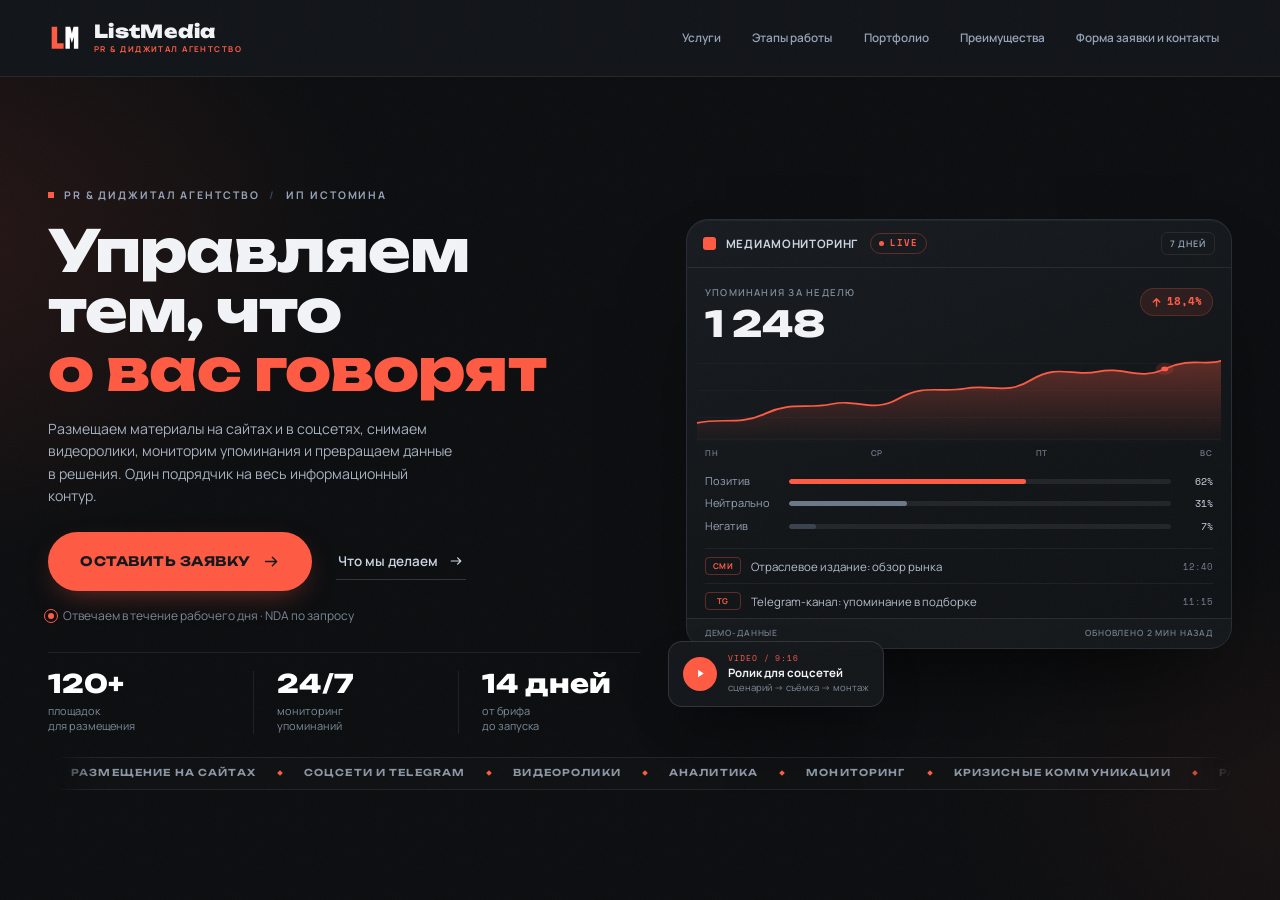
<file: index.html>
<!doctype html>
<html lang="ru" class="no-js">
<head>
<meta charset="utf-8">
<script>
  document.documentElement.className = 'js';
  /* Если основной скрипт не загрузился, через 2 с показываем разделы подряд. */
  setTimeout(function () {
    if (document.documentElement.getAttribute('data-deck') !== 'ready') {
      document.documentElement.classList.remove('js');
    }
  }, 2000);
</script>
<meta name="viewport" content="width=device-width, initial-scale=1">
<title>ListMedia — PR и диджитал агентство | ИП Истомина</title>
<meta name="description" content="PR-агентство полного цикла: размещение материалов на сайтах и в соцсетях, видеоролики на заказ, аналитика информационного поля и мониторинг упоминаний.">
<meta name="color-scheme" content="dark">
<meta name="theme-color" content="#14171A">
<meta name="robots" content="noindex, nofollow">
<meta property="og:title" content="ListMedia — PR и диджитал агентство">
<meta property="og:description" content="Управляем тем, что о вас говорят: размещение, видео, аналитика и мониторинг.">
<meta property="og:type" content="website">
<link rel="icon" type="image/svg+xml" href="assets/logo-mark.svg">
<link rel="preconnect" href="https://fonts.googleapis.com">
<link rel="preconnect" href="https://fonts.gstatic.com" crossorigin>
<link href="https://fonts.googleapis.com/css2?family=Manrope:wght@400;500;600;700;800&family=Space+Mono:wght@400;700&family=Unbounded:wght@600;700;800;900&display=swap" rel="stylesheet">
<link rel="stylesheet" href="assets/styles.css">
<noscript><style>.reveal{opacity:1;transform:none}[hidden]{display:none!important}</style></noscript>
</head>
<body class="app">

<a class="skip-link" href="#main" data-skip>Перейти к содержимому</a>

<header class="site-header">
  <div class="container header-inner">
    <a class="logo" href="#home" data-goto="home">
      <svg class="logo-mark" viewBox="0 0 185 150" aria-hidden="true" focusable="false">
        <path d="M20 15 V135 H85 V105 H50 V15 H20 Z" fill="#FF5A43"/>
        <path d="M95 15 H121 L130 52 L139 15 H165 V135 H141 V70 L130 104 L119 70 V135 H95 Z" fill="#FFFFFF"/>
      </svg>
      <span class="logo-text">
        <span class="logo-name">ListMedia</span>
        <span class="logo-descr">PR &amp; ДИДЖИТАЛ АГЕНТСТВО</span>
      </span>
    </a>

    <nav class="nav" id="primary-nav" aria-label="Разделы сайта">
      <a class="nav-link" href="#services" data-goto="services">Услуги</a>
      <a class="nav-link" href="#process" data-goto="process">Этапы работы</a>
      <a class="nav-link" href="#portfolio" data-goto="portfolio">Портфолио</a>
      <a class="nav-link" href="#advantages" data-goto="advantages">Преимущества</a>
      <a class="nav-link" href="#request" data-goto="request">Форма заявки и контакты</a>
      <div class="nav-extra">
        <button class="btn btn--primary" type="button" data-open-request>Оставить заявку</button>
      </div>
    </nav>

    <button class="nav-toggle" type="button" aria-expanded="false" aria-controls="primary-nav" aria-label="Открыть меню разделов" data-nav-toggle>
      <span class="nav-toggle-box" aria-hidden="true"><span></span><span></span><span></span></span>
      <span class="nav-toggle-text" aria-hidden="true">Меню</span>
    </button>
  </div>
</header>

<button class="nav-scrim" type="button" data-nav-close aria-label="Закрыть меню" tabindex="-1"></button>

<main class="deck" id="main" tabindex="-1">

  <!-- 01 / Главный экран ==================================================== -->
  <section class="screen screen--home" id="home" aria-labelledby="home-title">
    <div class="container">
      <div class="hero-inner">
        <div class="hero-copy">
          <p class="eyebrow reveal">
            <span class="eyebrow-dot" aria-hidden="true"></span>
            PR &amp; ДИДЖИТАЛ АГЕНТСТВО
            <span class="eyebrow-sep" aria-hidden="true">/</span>
            ИП ИСТОМИНА
          </p>

          <h1 class="hero-title" id="home-title" tabindex="-1">
            <span class="line">Управляем</span>
            <span class="line">тем, что</span>
            <span class="line accent">о вас говорят</span>
          </h1>

          <p class="hero-lead">
            Размещаем материалы на сайтах и в соцсетях, снимаем видеоролики,
            мониторим упоминания и превращаем данные в решения.
            Один подрядчик на весь информационный контур.
          </p>

          <div class="hero-actions">
            <button class="btn btn--primary btn--lg" type="button" data-open-request>
              Оставить заявку
              <svg class="btn-arrow" viewBox="0 0 20 20" aria-hidden="true" focusable="false">
                <path d="M3 10h13M11 5l5 5-5 5" fill="none" stroke="currentColor" stroke-width="1.7" stroke-linecap="round" stroke-linejoin="round"/>
              </svg>
            </button>
            <a class="link-arrow" href="#services" data-goto="services">
              Что мы делаем
              <svg viewBox="0 0 20 20" aria-hidden="true" focusable="false">
                <path d="M4 10h12M12 6l4 4-4 4" fill="none" stroke="currentColor" stroke-width="1.5" stroke-linecap="round" stroke-linejoin="round"/>
              </svg>
            </a>
          </div>

          <p class="hero-note">
            <span class="pulse-dot" aria-hidden="true"></span>
            Отвечаем в течение рабочего дня · NDA по запросу
          </p>

          <ul class="hero-stats">
            <li>
              <strong>120+</strong>
              <span>площадок <br>для размещения</span>
            </li>
            <li>
              <strong>24/7</strong>
              <span>мониторинг <br>упоминаний</span>
            </li>
            <li>
              <strong>14 дней</strong>
              <span>от брифа <br>до запуска</span>
            </li>
          </ul>
        </div>

        <div class="hero-visual reveal">
          <article class="panel" aria-label="Пример панели медиамониторинга (демо-данные)">
            <header class="panel-head">
              <span class="panel-mark" aria-hidden="true"></span>
              <span class="panel-title">Медиамониторинг</span>
              <span class="live"><span class="live-dot" aria-hidden="true"></span>LIVE</span>
              <span class="panel-period">7 дней</span>
            </header>

            <div class="panel-metric">
              <div>
                <span class="metric-label">Упоминания за неделю</span>
                <span class="metric-value">1&nbsp;248</span>
              </div>
              <span class="metric-delta">
                <svg viewBox="0 0 12 12" aria-hidden="true" focusable="false">
                  <path d="M6 10V2M2.5 5.5L6 2l3.5 3.5" fill="none" stroke="currentColor" stroke-width="1.5" stroke-linecap="round" stroke-linejoin="round"/>
                </svg>
                18,4%
              </span>
            </div>

            <div class="chart" aria-hidden="true">
              <svg viewBox="0 0 520 140" preserveAspectRatio="none" focusable="false">
                <defs>
                  <linearGradient id="chartFill" x1="0" y1="0" x2="0" y2="1">
                    <stop offset="0%" stop-color="#FF5A43" stop-opacity=".32"/>
                    <stop offset="100%" stop-color="#FF5A43" stop-opacity="0"/>
                  </linearGradient>
                </defs>
                <g stroke="rgba(255,255,255,.06)" stroke-width="1">
                  <line x1="0" y1="20" x2="520" y2="20"/>
                  <line x1="0" y1="60" x2="520" y2="60"/>
                  <line x1="0" y1="100" x2="520" y2="100"/>
                  <line x1="0" y1="132" x2="520" y2="132"/>
                </g>
                <path d="M0 108 C25 100 42 112 68 94 C94 76 108 88 134 80 C160 72 174 94 200 72 C226 50 240 64 266 57 C292 50 306 68 332 44 C358 20 372 40 398 32 C424 24 438 46 464 28 C490 10 504 24 520 16 L520 140 L0 140 Z" fill="url(#chartFill)"/>
                <path d="M0 108 C25 100 42 112 68 94 C94 76 108 88 134 80 C160 72 174 94 200 72 C226 50 240 64 266 57 C292 50 306 68 332 44 C358 20 372 40 398 32 C424 24 438 46 464 28 C490 10 504 24 520 16" fill="none" stroke="#FF5A43" stroke-width="2.5" stroke-linecap="round"/>
                <circle cx="464" cy="28" r="9" fill="#FF5A43" fill-opacity=".16"/>
                <circle cx="464" cy="28" r="3.5" fill="#FF5A43"/>
              </svg>
              <div class="chart-axis">
                <span>ПН</span><span>СР</span><span>ПТ</span><span>ВС</span>
              </div>
            </div>

            <div class="tone">
              <div class="tone-row">
                <span>Позитив</span>
                <span class="tone-bar"><i style="width:62%"></i></span>
                <b>62%</b>
              </div>
              <div class="tone-row">
                <span>Нейтрально</span>
                <span class="tone-bar"><i class="neutral" style="width:31%"></i></span>
                <b>31%</b>
              </div>
              <div class="tone-row">
                <span>Негатив</span>
                <span class="tone-bar"><i class="negative" style="width:7%"></i></span>
                <b>7%</b>
              </div>
            </div>

            <ul class="feed">
              <li>
                <span class="tag">СМИ</span>
                <p>Отраслевое издание: обзор рынка</p>
                <time datetime="12:40">12:40</time>
              </li>
              <li>
                <span class="tag">TG</span>
                <p>Telegram-канал: упоминание в подборке</p>
                <time datetime="11:15">11:15</time>
              </li>
            </ul>

            <footer class="panel-foot">
              <span>Демо-данные</span>
              <span>обновлено 2 мин назад</span>
            </footer>
          </article>

          <article class="float-card" aria-label="Видеопродакшн">
            <span class="play" aria-hidden="true">
              <svg viewBox="0 0 16 16" focusable="false"><path d="M5 3.5 12 8l-7 4.5z" fill="currentColor"/></svg>
            </span>
            <div class="float-text">
              <span class="float-label">VIDEO / 9:16</span>
              <strong>Ролик для соцсетей</strong>
              <span class="float-meta">сценарий → съёмка → монтаж</span>
            </div>
          </article>
        </div>
      </div>

      <div class="marquee" aria-hidden="true">
        <div class="marquee-track">
          <span class="marquee-item">Размещение на сайтах</span><span class="marquee-dot"></span>
          <span class="marquee-item">Соцсети и Telegram</span><span class="marquee-dot"></span>
          <span class="marquee-item">Видеоролики</span><span class="marquee-dot"></span>
          <span class="marquee-item">Аналитика</span><span class="marquee-dot"></span>
          <span class="marquee-item">Мониторинг</span><span class="marquee-dot"></span>
          <span class="marquee-item">Кризисные коммуникации</span><span class="marquee-dot"></span>
          <span class="marquee-item">Размещение на сайтах</span><span class="marquee-dot"></span>
          <span class="marquee-item">Соцсети и Telegram</span><span class="marquee-dot"></span>
          <span class="marquee-item">Видеоролики</span><span class="marquee-dot"></span>
          <span class="marquee-item">Аналитика</span><span class="marquee-dot"></span>
          <span class="marquee-item">Мониторинг</span><span class="marquee-dot"></span>
          <span class="marquee-item">Кризисные коммуникации</span><span class="marquee-dot"></span>
        </div>
      </div>
      <p class="sr-only">Размещение на сайтах, соцсети и Telegram, видеоролики, аналитика, мониторинг, кризисные коммуникации.</p>
    </div>

    <footer class="site-footer">
      <div class="container">
        <div class="footer-grid">
          <div class="footer-brand">
            <a class="logo" href="#home" data-goto="home">
              <svg class="logo-mark" viewBox="0 0 185 150" aria-hidden="true" focusable="false">
                <path d="M20 15 V135 H85 V105 H50 V15 H20 Z" fill="#FF5A43"/>
                <path d="M95 15 H121 L130 52 L139 15 H165 V135 H141 V70 L130 104 L119 70 V135 H95 Z" fill="#FFFFFF"/>
              </svg>
              <span class="logo-text">
                <span class="logo-name">ListMedia</span>
                <span class="logo-descr">PR &amp; ДИДЖИТАЛ АГЕНТСТВО</span>
              </span>
            </a>
            <p class="footer-tagline">Управляем тем, что о вас говорят.</p>
          </div>

          <div class="footer-col">
            <h2>Контакты</h2>
            <a href="mailto:hello@listmedia.ru">hello@listmedia.ru</a>
            <a href="tel:+70000000000">+7 000 000-00-00</a>
            <a href="https://t.me/listmedia" target="_blank" rel="noopener">Telegram · @listmedia</a>
            <p>Москва · работаем по всей России</p>
          </div>

          <div class="footer-col">
            <h2>Реквизиты</h2>
            <p>
              ИП Истомина<br>
              ИНН 000000000000<br>
              ОГРНИП 000000000000000
            </p>
          </div>

          <div class="footer-col">
            <h2>Навигация</h2>
            <button class="linklike" type="button" data-open-request>Оставить заявку</button>
            <a href="#main" data-scroll-top>Наверх ↑</a>
          </div>
        </div>

        <div class="footer-bottom">
          <span>© 2026 ListMedia · ИП Истомина</span>
          <span>Учебный прототип. Реквизиты, контакты и цифры — заглушки.</span>
        </div>
      </div>
    </footer>
  </section>

  <!-- 02 / Услуги =========================================================== -->
  <section class="screen screen--services" id="services" aria-labelledby="services-title">
    <div class="container">
      <div class="section-head">
        <div>
          <p class="eyebrow reveal"><span class="eyebrow-dot" aria-hidden="true"></span>УСЛУГИ</p>
          <h2 id="services-title" tabindex="-1" class="reveal">Один подрядчик<br> <span class="accent">на весь контур</span></h2>
        </div>
        <p class="section-note reveal">
          Берём на себя размещение, производство контента
          и аналитику — вам не нужно собирать подрядчиков по частям.
        </p>
      </div>

      <div class="cards">
        <article class="card reveal">
          <div class="card-top">
            <span class="card-num">01</span>
            <span class="card-arrow" aria-hidden="true">
              <svg viewBox="0 0 20 20" focusable="false">
                <path d="M5 15 15 5M7 5h8v8" fill="none" stroke="currentColor" stroke-width="1.5" stroke-linecap="round" stroke-linejoin="round"/>
              </svg>
            </span>
          </div>
          <h3>Размещение</h3>
          <p>Рекламные и информационные материалы на сайтах, в соцсетях и Telegram-каналах. Подбираем площадки под аудиторию и бюджет.</p>
          <ul class="chips">
            <li>СМИ</li>
            <li>Соцсети</li>
            <li>Telegram</li>
            <li>Нативная реклама</li>
          </ul>
        </article>

        <article class="card reveal">
          <div class="card-top">
            <span class="card-num">02</span>
            <span class="card-arrow" aria-hidden="true">
              <svg viewBox="0 0 20 20" focusable="false">
                <path d="M5 15 15 5M7 5h8v8" fill="none" stroke="currentColor" stroke-width="1.5" stroke-linecap="round" stroke-linejoin="round"/>
              </svg>
            </span>
          </div>
          <h3>Видео</h3>
          <p>Ролики на заказ: от сценария и съёмки до монтажа и адаптаций под каждую платформу — от вертикали до кинематографичного формата.</p>
          <ul class="chips">
            <li>Сценарий</li>
            <li>Съёмка</li>
            <li>Монтаж</li>
            <li>9:16 / 1:1</li>
          </ul>
        </article>

        <article class="card reveal">
          <div class="card-top">
            <span class="card-num">03</span>
            <span class="card-arrow" aria-hidden="true">
              <svg viewBox="0 0 20 20" focusable="false">
                <path d="M5 15 15 5M7 5h8v8" fill="none" stroke="currentColor" stroke-width="1.5" stroke-linecap="round" stroke-linejoin="round"/>
              </svg>
            </span>
          </div>
          <h3>Аналитика и мониторинг</h3>
          <p>Собираем упоминания, оцениваем тональность и охваты, показываем полную картину информационного поля и динамику.</p>
          <ul class="chips">
            <li>Мониторинг 24/7</li>
            <li>Тональность</li>
            <li>Отчёты</li>
            <li>Алерты</li>
          </ul>
        </article>
      </div>

      <div class="services-foot reveal">
        <p>Нужен план под конкретную задачу? Соберём предложение в течение двух дней.</p>
        <button class="btn btn--primary" type="button" data-open-request>
          Обсудить проект
          <svg class="btn-arrow" viewBox="0 0 20 20" aria-hidden="true" focusable="false">
            <path d="M3 10h13M11 5l5 5-5 5" fill="none" stroke="currentColor" stroke-width="1.7" stroke-linecap="round" stroke-linejoin="round"/>
          </svg>
        </button>
      </div>
    </div>

    <footer class="site-footer">
      <div class="container">
        <div class="footer-grid">
          <div class="footer-brand">
            <a class="logo" href="#home" data-goto="home">
              <svg class="logo-mark" viewBox="0 0 185 150" aria-hidden="true" focusable="false">
                <path d="M20 15 V135 H85 V105 H50 V15 H20 Z" fill="#FF5A43"/>
                <path d="M95 15 H121 L130 52 L139 15 H165 V135 H141 V70 L130 104 L119 70 V135 H95 Z" fill="#FFFFFF"/>
              </svg>
              <span class="logo-text">
                <span class="logo-name">ListMedia</span>
                <span class="logo-descr">PR &amp; ДИДЖИТАЛ АГЕНТСТВО</span>
              </span>
            </a>
            <p class="footer-tagline">Управляем тем, что о вас говорят.</p>
          </div>

          <div class="footer-col">
            <h2>Контакты</h2>
            <a href="mailto:hello@listmedia.ru">hello@listmedia.ru</a>
            <a href="tel:+70000000000">+7 000 000-00-00</a>
            <a href="https://t.me/listmedia" target="_blank" rel="noopener">Telegram · @listmedia</a>
            <p>Москва · работаем по всей России</p>
          </div>

          <div class="footer-col">
            <h2>Реквизиты</h2>
            <p>
              ИП Истомина<br>
              ИНН 000000000000<br>
              ОГРНИП 000000000000000
            </p>
          </div>

          <div class="footer-col">
            <h2>Навигация</h2>
            <button class="linklike" type="button" data-open-request>Оставить заявку</button>
            <a href="#main" data-scroll-top>Наверх ↑</a>
          </div>
        </div>

        <div class="footer-bottom">
          <span>© 2026 ListMedia · ИП Истомина</span>
          <span>Учебный прототип. Реквизиты, контакты и цифры — заглушки.</span>
        </div>
      </div>
    </footer>
  </section>

  <!-- 03 / Этапы работы ===================================================== -->
  <section class="screen screen--process" id="process" aria-labelledby="process-title">
    <div class="container">
      <div class="section-head">
        <div>
          <p class="eyebrow reveal"><span class="eyebrow-dot" aria-hidden="true"></span>ЭТАПЫ РАБОТЫ</p>
          <h2 id="process-title" tabindex="-1" class="reveal">От брифа до отчёта —<br> <span class="accent">понятный процесс</span></h2>
        </div>
        <p class="section-note reveal">
          На каждом этапе видно, что происходит и что нужно от вас.
          Сроки фиксируем до старта.
        </p>
      </div>

      <ol class="steps">
        <li class="step reveal">
          <span class="step-num">01</span>
          <h3>Бриф и аудит</h3>
          <p>Разбираем задачу, изучаем информационное поле и конкурентов. Фиксируем цели и метрики.</p>
          <span class="step-time">2–3 дня</span>
        </li>
        <li class="step reveal">
          <span class="step-num">02</span>
          <h3>Стратегия и медиаплан</h3>
          <p>Собираем площадки, форматы и смету. Согласуем план, календарь и бюджет.</p>
          <span class="step-time">3–5 дней</span>
        </li>
        <li class="step reveal">
          <span class="step-num">03</span>
          <h3>Производство и размещение</h3>
          <p>Готовим тексты и видео, согласовываем материалы, выходим на площадки и держим сроки.</p>
          <span class="step-time">5–10 дней</span>
        </li>
        <li class="step reveal">
          <span class="step-num">04</span>
          <h3>Аналитика и отчёт</h3>
          <p>Считаем охваты, упоминания и тональность. Показываем результат и предлагаем следующие шаги.</p>
          <span class="step-time">еженедельно</span>
        </li>
      </ol>

      <div class="screen-foot reveal">
        <p>Сроки и смету фиксируем до старта — без скрытых этапов и доплат.</p>
        <a class="btn btn--primary" href="#request" data-goto="request">
          Обсудить сроки
          <svg class="btn-arrow" viewBox="0 0 20 20" aria-hidden="true" focusable="false">
            <path d="M3 10h13M11 5l5 5-5 5" fill="none" stroke="currentColor" stroke-width="1.7" stroke-linecap="round" stroke-linejoin="round"/>
          </svg>
        </a>
      </div>
    </div>

    <footer class="site-footer">
      <div class="container">
        <div class="footer-grid">
          <div class="footer-brand">
            <a class="logo" href="#home" data-goto="home">
              <svg class="logo-mark" viewBox="0 0 185 150" aria-hidden="true" focusable="false">
                <path d="M20 15 V135 H85 V105 H50 V15 H20 Z" fill="#FF5A43"/>
                <path d="M95 15 H121 L130 52 L139 15 H165 V135 H141 V70 L130 104 L119 70 V135 H95 Z" fill="#FFFFFF"/>
              </svg>
              <span class="logo-text">
                <span class="logo-name">ListMedia</span>
                <span class="logo-descr">PR &amp; ДИДЖИТАЛ АГЕНТСТВО</span>
              </span>
            </a>
            <p class="footer-tagline">Управляем тем, что о вас говорят.</p>
          </div>

          <div class="footer-col">
            <h2>Контакты</h2>
            <a href="mailto:hello@listmedia.ru">hello@listmedia.ru</a>
            <a href="tel:+70000000000">+7 000 000-00-00</a>
            <a href="https://t.me/listmedia" target="_blank" rel="noopener">Telegram · @listmedia</a>
            <p>Москва · работаем по всей России</p>
          </div>

          <div class="footer-col">
            <h2>Реквизиты</h2>
            <p>
              ИП Истомина<br>
              ИНН 000000000000<br>
              ОГРНИП 000000000000000
            </p>
          </div>

          <div class="footer-col">
            <h2>Навигация</h2>
            <button class="linklike" type="button" data-open-request>Оставить заявку</button>
            <a href="#main" data-scroll-top>Наверх ↑</a>
          </div>
        </div>

        <div class="footer-bottom">
          <span>© 2026 ListMedia · ИП Истомина</span>
          <span>Учебный прототип. Реквизиты, контакты и цифры — заглушки.</span>
        </div>
      </div>
    </footer>
  </section>

  <!-- 04 / Портфолио ======================================================== -->
  <section class="screen screen--portfolio" id="portfolio" aria-labelledby="portfolio-title">
    <div class="container">
      <div class="section-head">
        <div>
          <p class="eyebrow reveal"><span class="eyebrow-dot" aria-hidden="true"></span>ПОРТФОЛИО</p>
          <h2 id="portfolio-title" tabindex="-1" class="reveal">Форматы, с которыми<br> <span class="accent">мы работаем</span></h2>
        </div>
        <p class="section-note reveal">
          Ниже — демонстрационные кейсы-заглушки: названия, цифры и результаты условные,
          добавлены для оценки структуры.
        </p>
      </div>

      <div class="case-grid">
        <article class="case reveal">
          <div class="case-visual case-visual--media">
            <span class="case-demo">демо</span>
            <span class="case-ghost" aria-hidden="true">01</span>
            <span class="case-shape" aria-hidden="true"><i></i><i></i><i></i></span>
            <span class="case-type">Медиа</span>
          </div>
          <div class="case-body">
            <p class="case-meta">Размещение · B2B</p>
            <h3>Запуск в отраслевых СМИ</h3>
            <p>Серия экспертных колонок и интервью для выхода в профессиональную повестку.</p>
            <div class="case-stats">
              <div><strong>24</strong><span>площадки</span></div>
              <div><strong>1,8 млн</strong><span>охват</span></div>
            </div>
          </div>
        </article>

        <article class="case reveal">
          <div class="case-visual case-visual--video">
            <span class="case-demo">демо</span>
            <span class="case-ghost" aria-hidden="true">02</span>
            <span class="case-shape" aria-hidden="true"><i></i></span>
            <span class="case-type">Видео</span>
          </div>
          <div class="case-body">
            <p class="case-meta">Продакшн · Запуск</p>
            <h3>Видеосерия для соцсетей</h3>
            <p>12 вертикальных роликов: сценарий, съёмка, монтаж и адаптации под площадки.</p>
            <div class="case-stats">
              <div><strong>12</strong><span>роликов</span></div>
              <div><strong>640 тыс.</strong><span>просмотров</span></div>
            </div>
          </div>
        </article>

        <article class="case reveal">
          <div class="case-visual case-visual--data">
            <span class="case-demo">демо</span>
            <span class="case-ghost" aria-hidden="true">03</span>
            <span class="case-shape" aria-hidden="true"><i></i><i></i><i></i><i></i><i></i></span>
            <span class="case-type">Данные</span>
          </div>
          <div class="case-body">
            <p class="case-meta">Мониторинг · Репутация</p>
            <h3>Мониторинг сети клиник</h3>
            <p>Ежедневный сбор упоминаний, тональности и алерты по критичным сообщениям.</p>
            <div class="case-stats">
              <div><strong>3 200</strong><span>упоминаний</span></div>
              <div><strong>92%</strong><span>нейтрально+</span></div>
            </div>
          </div>
        </article>

        <article class="case reveal">
          <div class="case-visual case-visual--crisis">
            <span class="case-demo">демо</span>
            <span class="case-ghost" aria-hidden="true">04</span>
            <span class="case-shape" aria-hidden="true"><i></i><i></i><i></i></span>
            <span class="case-type">PR</span>
          </div>
          <div class="case-body">
            <p class="case-meta">PR · Кризис</p>
            <h3>Антикризисный сценарий</h3>
            <p>Протокол реагирования, тезисы для spokesperson и работа с повесткой в моменте.</p>
            <div class="case-stats">
              <div><strong>6 часов</strong><span>до первого ответа</span></div>
              <div><strong>4</strong><span>канала</span></div>
            </div>
          </div>
        </article>
      </div>
    </div>

    <footer class="site-footer">
      <div class="container">
        <div class="footer-grid">
          <div class="footer-brand">
            <a class="logo" href="#home" data-goto="home">
              <svg class="logo-mark" viewBox="0 0 185 150" aria-hidden="true" focusable="false">
                <path d="M20 15 V135 H85 V105 H50 V15 H20 Z" fill="#FF5A43"/>
                <path d="M95 15 H121 L130 52 L139 15 H165 V135 H141 V70 L130 104 L119 70 V135 H95 Z" fill="#FFFFFF"/>
              </svg>
              <span class="logo-text">
                <span class="logo-name">ListMedia</span>
                <span class="logo-descr">PR &amp; ДИДЖИТАЛ АГЕНТСТВО</span>
              </span>
            </a>
            <p class="footer-tagline">Управляем тем, что о вас говорят.</p>
          </div>

          <div class="footer-col">
            <h2>Контакты</h2>
            <a href="mailto:hello@listmedia.ru">hello@listmedia.ru</a>
            <a href="tel:+70000000000">+7 000 000-00-00</a>
            <a href="https://t.me/listmedia" target="_blank" rel="noopener">Telegram · @listmedia</a>
            <p>Москва · работаем по всей России</p>
          </div>

          <div class="footer-col">
            <h2>Реквизиты</h2>
            <p>
              ИП Истомина<br>
              ИНН 000000000000<br>
              ОГРНИП 000000000000000
            </p>
          </div>

          <div class="footer-col">
            <h2>Навигация</h2>
            <button class="linklike" type="button" data-open-request>Оставить заявку</button>
            <a href="#main" data-scroll-top>Наверх ↑</a>
          </div>
        </div>

        <div class="footer-bottom">
          <span>© 2026 ListMedia · ИП Истомина</span>
          <span>Учебный прототип. Реквизиты, контакты и цифры — заглушки.</span>
        </div>
      </div>
    </footer>
  </section>

  <!-- 05 / Преимущества ===================================================== -->
  <section class="screen screen--advantages" id="advantages" aria-labelledby="advantages-title">
    <div class="container adv-grid">
      <div class="adv-copy">
        <p class="eyebrow reveal"><span class="eyebrow-dot" aria-hidden="true"></span>ПРЕИМУЩЕСТВА</p>
        <h2 id="advantages-title" tabindex="-1" class="reveal">Спокойно закрываем весь<br> <span class="accent">информационный контур</span></h2>
        <p class="reveal">
          Не нужно сводить между собой агентство, продакшн и аналитиков.
          Одна команда отвечает за смысл, производство, размещение и цифры.
        </p>

        <div class="adv-facts reveal" aria-label="Ключевые цифры">
          <div class="adv-fact">
            <strong>4</strong>
            <span>направления<br>в одной команде</span>
          </div>
          <div class="adv-fact">
            <strong>14</strong>
            <span>дней<br>до запуска</span>
          </div>
          <div class="adv-fact">
            <strong>24/7</strong>
            <span>мониторинг<br>упоминаний</span>
          </div>
        </div>

        <button class="btn btn--primary reveal" type="button" data-open-request>
          Обсудить проект
          <svg class="btn-arrow" viewBox="0 0 20 20" aria-hidden="true" focusable="false">
            <path d="M3 10h13M11 5l5 5-5 5" fill="none" stroke="currentColor" stroke-width="1.7" stroke-linecap="round" stroke-linejoin="round"/>
          </svg>
        </button>
      </div>

      <ul class="adv-list">
        <li class="adv-item reveal">
          <span class="adv-num">01</span>
          <div>
            <h3>Один подрядчик</h3>
            <p>Стратегия, контент, размещение и аналитика — в одном месте и на одном договоре.</p>
          </div>
        </li>
        <li class="adv-item reveal">
          <span class="adv-num">02</span>
          <div>
            <h3>Прозрачная смета</h3>
            <p>Фиксируем стоимость площадок и работ до запуска. Видно, за что платит клиент.</p>
          </div>
        </li>
        <li class="adv-item reveal">
          <span class="adv-num">03</span>
          <div>
            <h3>Скорость запуска</h3>
            <p>От брифа до первой публикации — в среднем 14 дней. Срочные форматы — от 48 часов.</p>
          </div>
        </li>
        <li class="adv-item reveal">
          <span class="adv-num">04</span>
          <div>
            <h3>Отчётность в цифрах</h3>
            <p>Охваты, упоминания, тональность и переходы — в одном отчёте, без «работы ради работы».</p>
          </div>
        </li>
      </ul>
    </div>

    <footer class="site-footer">
      <div class="container">
        <div class="footer-grid">
          <div class="footer-brand">
            <a class="logo" href="#home" data-goto="home">
              <svg class="logo-mark" viewBox="0 0 185 150" aria-hidden="true" focusable="false">
                <path d="M20 15 V135 H85 V105 H50 V15 H20 Z" fill="#FF5A43"/>
                <path d="M95 15 H121 L130 52 L139 15 H165 V135 H141 V70 L130 104 L119 70 V135 H95 Z" fill="#FFFFFF"/>
              </svg>
              <span class="logo-text">
                <span class="logo-name">ListMedia</span>
                <span class="logo-descr">PR &amp; ДИДЖИТАЛ АГЕНТСТВО</span>
              </span>
            </a>
            <p class="footer-tagline">Управляем тем, что о вас говорят.</p>
          </div>

          <div class="footer-col">
            <h2>Контакты</h2>
            <a href="mailto:hello@listmedia.ru">hello@listmedia.ru</a>
            <a href="tel:+70000000000">+7 000 000-00-00</a>
            <a href="https://t.me/listmedia" target="_blank" rel="noopener">Telegram · @listmedia</a>
            <p>Москва · работаем по всей России</p>
          </div>

          <div class="footer-col">
            <h2>Реквизиты</h2>
            <p>
              ИП Истомина<br>
              ИНН 000000000000<br>
              ОГРНИП 000000000000000
            </p>
          </div>

          <div class="footer-col">
            <h2>Навигация</h2>
            <button class="linklike" type="button" data-open-request>Оставить заявку</button>
            <a href="#main" data-scroll-top>Наверх ↑</a>
          </div>
        </div>

        <div class="footer-bottom">
          <span>© 2026 ListMedia · ИП Истомина</span>
          <span>Учебный прототип. Реквизиты, контакты и цифры — заглушки.</span>
        </div>
      </div>
    </footer>
  </section>

  <!-- 06 / Форма заявки и контакты ========================================== -->
  <section class="screen screen--request" id="request" aria-labelledby="request-title">
    <div class="container">
      <div class="request-grid">
        <div class="request-copy">
          <p class="eyebrow reveal"><span class="eyebrow-dot" aria-hidden="true"></span>ФОРМА ЗАЯВКИ И КОНТАКТЫ</p>
          <h2 id="request-title" tabindex="-1" class="reveal">Расскажите <span class="accent">о задаче</span></h2>
          <p class="request-lead reveal">
            Ответим в течение рабочего дня, предложим формат и вилку бюджета.
            NDA — по запросу.
          </p>

          <form class="request-form" id="request-form" action="#" method="post">
            <div class="form-row">
              <div class="field">
                <label for="f-name">Имя <span aria-hidden="true">*</span></label>
                <input id="f-name" name="name" type="text" autocomplete="name" placeholder="Как к вам обращаться" required>
              </div>
              <div class="field">
                <label for="f-contact">Почта или телефон <span aria-hidden="true">*</span></label>
                <input id="f-contact" name="contact" type="text" autocomplete="on" placeholder="name@company.ru" required>
              </div>
            </div>

            <div class="form-row">
              <div class="field">
                <label for="f-company">Компания</label>
                <input id="f-company" name="company" type="text" autocomplete="organization" placeholder="Необязательно">
              </div>
              <div class="field">
                <label for="f-service">Задача</label>
                <select id="f-service" name="service">
                  <option value="placement">Размещение материалов</option>
                  <option value="video">Видеоролик</option>
                  <option value="analytics">Аналитика и мониторинг</option>
                  <option value="complex">Комплексная кампания</option>
                  <option value="other">Другое</option>
                </select>
              </div>
            </div>

            <div class="field">
              <label for="f-message">Коротко о проекте</label>
              <textarea id="f-message" name="message" rows="3" placeholder="Задача, сроки, площадки — в свободной форме"></textarea>
            </div>

            <label class="consent">
              <input type="checkbox" name="consent" required>
              <span>Согласен на обработку персональных данных.</span>
            </label>

            <button class="btn btn--primary btn--wide" type="submit">
              Отправить заявку
              <svg class="btn-arrow" viewBox="0 0 20 20" aria-hidden="true" focusable="false">
                <path d="M3 10h13M11 5l5 5-5 5" fill="none" stroke="currentColor" stroke-width="1.7" stroke-linecap="round" stroke-linejoin="round"/>
              </svg>
            </button>
            <p class="form-note">Демо-форма: в прототипе данные никуда не отправляются.</p>
          </form>

          <div class="form-success" id="form-success" hidden role="status" aria-live="polite">
            <span class="success-icon" aria-hidden="true">
              <svg viewBox="0 0 24 24" focusable="false">
                <path d="M5 12.5l4.5 4.5L19 7.5" fill="none" stroke="currentColor" stroke-width="2" stroke-linecap="round" stroke-linejoin="round"/>
              </svg>
            </span>
            <h3 tabindex="-1" id="success-title">Заявка отправлена</h3>
            <p>Спасибо! В рабочей версии сайта заявка уйдёт менеджеру, и мы ответим в течение рабочего дня. Это учебный прототип — данные не отправлялись.</p>
            <button class="btn btn--ghost" type="button" id="form-reset">Отправить ещё одну</button>
          </div>
        </div>

        <aside class="contact-card reveal" aria-label="Контакты">
          <div class="card-top">
            <span class="contact-title">Контакты</span>
            <a class="card-arrow" href="https://t.me/listmedia" target="_blank" rel="noopener" aria-label="Написать в Telegram">
              <svg viewBox="0 0 20 20" aria-hidden="true" focusable="false">
                <path d="M5 15 15 5M7 5h8v8" fill="none" stroke="currentColor" stroke-width="1.5" stroke-linecap="round" stroke-linejoin="round"/>
              </svg>
            </a>
          </div>

          <ul class="contact-list">
            <li>
              <span>Почта</span>
              <a href="mailto:hello@listmedia.ru">hello@listmedia.ru</a>
            </li>
            <li>
              <span>Телефон</span>
              <a href="tel:+70000000000">+7 000 000-00-00</a>
            </li>
            <li>
              <span>Telegram</span>
              <a href="https://t.me/listmedia" target="_blank" rel="noopener">@listmedia</a>
            </li>
            <li>
              <span>География</span>
              <p>Москва · работаем по всей России</p>
            </li>
          </ul>

          <p class="contact-note">
            <span class="pulse-dot" aria-hidden="true"></span>
            Не передаём контакты третьим лицам
          </p>
        </aside>
      </div>
    </div>

    <footer class="site-footer">
      <div class="container">
        <div class="footer-grid">
          <div class="footer-brand">
            <a class="logo" href="#home" data-goto="home">
              <svg class="logo-mark" viewBox="0 0 185 150" aria-hidden="true" focusable="false">
                <path d="M20 15 V135 H85 V105 H50 V15 H20 Z" fill="#FF5A43"/>
                <path d="M95 15 H121 L130 52 L139 15 H165 V135 H141 V70 L130 104 L119 70 V135 H95 Z" fill="#FFFFFF"/>
              </svg>
              <span class="logo-text">
                <span class="logo-name">ListMedia</span>
                <span class="logo-descr">PR &amp; ДИДЖИТАЛ АГЕНТСТВО</span>
              </span>
            </a>
            <p class="footer-tagline">Управляем тем, что о вас говорят.</p>
          </div>

          <div class="footer-col">
            <h2>Контакты</h2>
            <a href="mailto:hello@listmedia.ru">hello@listmedia.ru</a>
            <a href="tel:+70000000000">+7 000 000-00-00</a>
            <a href="https://t.me/listmedia" target="_blank" rel="noopener">Telegram · @listmedia</a>
            <p>Москва · работаем по всей России</p>
          </div>

          <div class="footer-col">
            <h2>Реквизиты</h2>
            <p>
              ИП Истомина<br>
              ИНН 000000000000<br>
              ОГРНИП 000000000000000
            </p>
          </div>

          <div class="footer-col">
            <h2>Навигация</h2>
            <button class="linklike" type="button" data-open-request>Оставить заявку</button>
            <a href="#main" data-scroll-top>Наверх ↑</a>
          </div>
        </div>

        <div class="footer-bottom">
          <span>© 2026 ListMedia · ИП Истомина</span>
          <span>Учебный прототип. Реквизиты, контакты и цифры — заглушки.</span>
        </div>
      </div>
    </footer>
  </section>
</main>

<p class="sr-only" id="deck-status" aria-live="polite"></p>

<script src="assets/glow.js" defer></script>
<script src="assets/main.js" defer></script>
</body>
</html>
</file>
<file: assets/styles.css>
/* ==========================================================================
   ListMedia — учебный прототип сайта, версия 2
   Структура: 6 полноэкранных разделов, переключение по верхней панели.

   Токены взяты из айдентики (identity/identity_minimal.svg):
   coral #FF5A43 · carbon #14171A · slate #3A424E · white #FFFFFF
   Unbounded — заголовки, Manrope — текст, Space Mono — служебные подписи.
   ========================================================================== */

:root {
  --coral: #FF5A43;
  --coral-hover: #FF7560;
  --coral-soft: rgba(255, 90, 67, .12);
  --coral-line: rgba(255, 90, 67, .3);
  --carbon: #14171A;
  --carbon-deep: #0B0D0F;
  --carbon-card: #15181C;
  --slate: #3A424E;
  --white: #FFFFFF;

  --ink: #F2F4F7;
  --ink-soft: #CBD5E1;
  --muted: #94A3B8;
  --muted-dim: #7D8A99;
  --line: rgba(255, 255, 255, .08);
  --line-strong: #222830;

  --font-display: 'Unbounded', 'Manrope', system-ui, sans-serif;
  --font-body: 'Manrope', -apple-system, 'Segoe UI', Roboto, Arial, sans-serif;
  --font-mono: 'Space Mono', 'Manrope', monospace;

  --radius-lg: 22px;
  --radius-md: 16px;
  --radius-sm: 11px;

  --container: 1280px;
  --header-h: 76px;
  --ease: cubic-bezier(.22, 1, .36, 1);
}

*, *::before, *::after { box-sizing: border-box; }

html {
  scroll-padding-top: 24px;
  -webkit-text-size-adjust: 100%;
}

body {
  margin: 0;
  background: var(--carbon);
  color: var(--ink);
  font-family: var(--font-body);
  font-size: 16px;
  line-height: 1.5;
  -webkit-font-smoothing: antialiased;
  -moz-osx-font-smoothing: grayscale;
  overflow-x: hidden;
}

body::before {
  content: "";
  position: fixed;
  inset: 0;
  z-index: 60;
  pointer-events: none;
  opacity: .035;
  background-image: url("data:image/svg+xml,%3Csvg xmlns='http://www.w3.org/2000/svg' width='160' height='160'%3E%3Cfilter id='n'%3E%3CfeTurbulence type='fractalNoise' baseFrequency='.9' numOctaves='3'/%3E%3C/filter%3E%3Crect width='160' height='160' filter='url(%23n)'/%3E%3C/svg%3E");
}

img, svg { display: block; max-width: 100%; }
a { color: inherit; text-decoration: none; }
button { font: inherit; color: inherit; }
h1, h2, h3, p, ul { margin: 0; }
h1, h2, h3 { overflow-wrap: break-word; }
ul, ol { padding: 0; list-style: none; }

.accent { color: var(--coral); }

[hidden] { display: none !important; }

::selection { background: var(--coral); color: var(--white); }

:focus-visible {
  outline: 2px solid var(--coral);
  outline-offset: 3px;
  border-radius: 4px;
}

h1[tabindex="-1"]:focus,
h2[tabindex="-1"]:focus { outline: none; }

.container {
  width: min(var(--container), 100% - 96px);
  margin-inline: auto;
}

.sr-only {
  position: absolute;
  width: 1px; height: 1px;
  padding: 0; margin: -1px;
  overflow: hidden;
  clip: rect(0 0 0 0);
  white-space: nowrap;
  border: 0;
}

.skip-link {
  position: fixed;
  top: 12px; left: 50%;
  transform: translate(-50%, -160%);
  z-index: 100;
  padding: 10px 18px;
  background: var(--coral);
  color: var(--carbon);
  border-radius: 999px;
  font-weight: 700;
  transition: transform .2s var(--ease);
}
.skip-link:focus-visible { transform: translate(-50%, 0); }

/* ==========================================================================
   Каркас приложения: шапка — разделы — нижняя панель
   ========================================================================== */

html.js body.app {
  display: flex;
  flex-direction: column;
  height: 100vh;
  height: 100dvh;
  overflow: hidden;
}

html.js .site-header { flex: 0 0 auto; }

.deck { position: relative; }

html.js .deck {
  flex: 1 1 auto;
  min-height: 0;
  overflow: hidden;
}

/* Единый фон для всех разделов: мягкое коралловое свечение по краям.
   Первый слой — свечение за курсором, координаты приходят из glow.js. */
.screen {
  padding: clamp(20px, 3vh, 40px) 0;
  background:
    radial-gradient(420px circle at var(--glow-x, -9999px) var(--glow-y, -9999px), rgba(255, 90, 67, .10), transparent 68%),
    radial-gradient(760px 520px at -8% 20%, rgba(255, 90, 67, .12), transparent 62%),
    radial-gradient(620px 420px at 104% 88%, rgba(255, 90, 67, .06), transparent 62%),
    var(--carbon-deep);
}

html.js .screen {
  position: absolute;
  inset: 0;
  display: flex;
  flex-direction: column;
  padding: 0;
  overflow-x: hidden;
  overflow-y: auto;
  overscroll-behavior: contain;
  opacity: 0;
  visibility: hidden;
  pointer-events: none;
  transform: translateY(14px);
  transition:
    opacity .45s var(--ease),
    transform .45s var(--ease),
    visibility 0s .45s;
  scrollbar-width: thin;
  scrollbar-color: #2C343E transparent;
}

html.js .screen.is-active {
  opacity: 1;
  visibility: visible;
  pointer-events: auto;
  transform: none;
  transition:
    opacity .45s var(--ease),
    transform .45s var(--ease),
    visibility 0s;
}

/* Контент занимает весь экран; подвал начинается сразу за нижней границей
   и открывается прокруткой раздела. */
html.js .screen > .container {
  position: relative;
  z-index: 1;
  display: grid;
  align-content: center;
  flex: 0 0 auto;
  min-height: 100%;
  margin-block: 0;
  padding-block: clamp(20px, 3vh, 40px);
}

html.js .screen > .site-footer {
  position: relative;
  z-index: 1;
  flex: 0 0 auto;
}

.screen::-webkit-scrollbar { width: 9px; }
.screen::-webkit-scrollbar-track { background: transparent; }
.screen::-webkit-scrollbar-thumb {
  background: #2C343E;
  border: 3px solid transparent;
  background-clip: content-box;
  border-radius: 99px;
}

/* Без JS: разделы идут друг за другом и страница листается как обычно */
html:not(.js) body.app { display: block; }
html:not(.js) .screen {
  padding: clamp(40px, 6vw, 72px) 0;
  border-bottom: 1px solid var(--line);
}
/* ==========================================================================
   Шапка и навигация по разделам
   ========================================================================== */

.site-header {
  position: relative;
  z-index: 45;
  background: rgba(18, 21, 24, .92);
  border-bottom: 1px solid var(--line);
  backdrop-filter: blur(18px) saturate(120%);
  -webkit-backdrop-filter: blur(18px) saturate(120%);
}

.header-inner {
  height: var(--header-h);
  display: flex;
  align-items: center;
  gap: clamp(14px, 2vw, 30px);
}

.logo {
  display: inline-flex;
  align-items: center;
  gap: 12px;
  flex: 0 0 auto;
}

.logo-mark { width: 34px; height: auto; }

.logo-text { display: flex; flex-direction: column; gap: 3px; }

.logo-name {
  font-family: var(--font-display);
  font-weight: 900;
  font-size: 18px;
  line-height: 1;
  letter-spacing: .02em;
}

.logo-descr {
  font-family: var(--font-body);
  font-size: 8px;
  font-weight: 700;
  letter-spacing: .18em;
  color: var(--coral);
}

.nav {
  display: flex;
  align-items: center;
  gap: clamp(2px, .45vw, 7px);
  margin-left: auto;
  min-width: 0;
}

.nav-link {
  display: inline-flex;
  align-items: center;
  padding: 9px clamp(8px, 1vw, 14px);
  border-radius: 999px;
  font-size: clamp(11.5px, .92vw, 13px);
  font-weight: 600;
  line-height: 1.2;
  color: var(--muted);
  white-space: nowrap;
  transition: color .2s ease, background .2s ease, box-shadow .25s ease;
}

.nav-link:hover { color: var(--white); background: rgba(255, 255, 255, .05); }

.nav-link[aria-current="page"] {
  color: var(--carbon-deep);
  background: var(--coral);
  font-weight: 700;
  box-shadow: 0 10px 26px -14px rgba(255, 90, 67, .9);
}

/* Бургер и мобильное меню — включаются на планшетах и телефонах */
.nav-toggle {
  display: none;
  align-items: center;
  justify-content: center;
  gap: 9px;
  min-width: 44px;
  min-height: 44px;
  margin-left: auto;
  padding: 0 14px;
  border: 1px solid var(--line-strong);
  border-radius: 12px;
  background: rgba(255, 255, 255, .035);
  color: var(--white);
  font-family: var(--font-display);
  font-size: 10.5px;
  font-weight: 700;
  letter-spacing: .08em;
  text-transform: uppercase;
  cursor: pointer;
  transition: color .2s ease, border-color .2s ease, background .2s ease;
  -webkit-tap-highlight-color: transparent;
}

.nav-toggle:hover,
.nav-toggle[aria-expanded="true"] {
  color: var(--coral);
  border-color: var(--coral-line);
  background: var(--coral-soft);
}

.nav-toggle-box {
  position: relative;
  display: block;
  width: 18px;
  height: 12px;
  flex: 0 0 auto;
}

.nav-toggle-box span {
  position: absolute;
  left: 0;
  width: 100%;
  height: 2px;
  border-radius: 2px;
  background: currentColor;
  transition: top .25s var(--ease), transform .25s var(--ease), opacity .2s ease;
}

.nav-toggle-box span:nth-child(1) { top: 0; }
.nav-toggle-box span:nth-child(2) { top: 5px; }
.nav-toggle-box span:nth-child(3) { top: 10px; }

.nav-toggle[aria-expanded="true"] .nav-toggle-box span:nth-child(1) { top: 5px; transform: rotate(45deg); }
.nav-toggle[aria-expanded="true"] .nav-toggle-box span:nth-child(2) { opacity: 0; }
.nav-toggle[aria-expanded="true"] .nav-toggle-box span:nth-child(3) { top: 5px; transform: rotate(-45deg); }

.nav-scrim { display: none; }

.nav-extra { display: none; }

/* ==========================================================================
   Кнопки и ссылки
   ========================================================================== */

.btn {
  display: inline-flex;
  align-items: center;
  justify-content: center;
  gap: 12px;
  border: 0;
  border-radius: 999px;
  font-family: var(--font-display);
  font-weight: 700;
  letter-spacing: .04em;
  text-transform: uppercase;
  cursor: pointer;
  white-space: nowrap;
  transition: background .25s ease, color .25s ease, border-color .25s ease,
              transform .25s var(--ease), box-shadow .25s ease;
}

.btn--primary {
  background: var(--coral);
  color: var(--carbon);
  padding: 14px 26px;
  font-size: 11.5px;
  box-shadow: 0 10px 30px -12px rgba(255, 90, 67, .5);
}
.btn--primary:hover {
  background: var(--coral-hover);
  transform: translateY(-2px);
  box-shadow: 0 18px 38px -14px rgba(255, 90, 67, .65);
}
.btn--primary:active { transform: translateY(0); }

.btn--lg { padding: clamp(16px, 2.2vh, 20px) 32px; font-size: clamp(11.5px, 1.5vh, 13px); }

.btn--ghost {
  background: transparent;
  color: var(--white);
  border: 1px solid rgba(255, 255, 255, .2);
  padding: 14px 26px;
  font-size: 11px;
}
.btn--ghost:hover {
  border-color: var(--coral);
  color: var(--coral);
  transform: translateY(-2px);
}

.btn--wide { width: 100%; padding: 17px 28px; font-size: 12px; }

.btn-arrow { width: 17px; height: 17px; flex: 0 0 auto; transition: transform .25s var(--ease); }
.btn:hover .btn-arrow { transform: translateX(4px); }

.link-arrow {
  display: inline-flex;
  align-items: center;
  gap: 10px;
  font-size: 13.5px;
  font-weight: 600;
  color: var(--ink-soft);
  padding: 8px 2px;
  border-bottom: 1px solid rgba(255, 255, 255, .16);
  transition: color .2s ease, border-color .2s ease;
}
.link-arrow svg { width: 16px; height: 16px; transition: transform .25s var(--ease); }
.link-arrow:hover { color: var(--coral); border-color: var(--coral); }
.link-arrow:hover svg { transform: translateX(4px); }

/* ==========================================================================
   Общие элементы раздела
   ========================================================================== */

.eyebrow {
  display: flex;
  align-items: center;
  flex-wrap: wrap;
  gap: 10px;
  font-size: 10.5px;
  font-weight: 700;
  letter-spacing: .18em;
  text-transform: uppercase;
  color: var(--muted);
}

.eyebrow-dot {
  width: 6px; height: 6px;
  background: var(--coral);
  flex: 0 0 auto;
}

.eyebrow-sep { color: var(--slate); }

/* На вторичных разделах подпись становится цветной плашкой */
.screen:not(.screen--home) .eyebrow {
  display: inline-flex;
  padding: 6px 12px;
  border: 1px solid var(--coral-line);
  border-radius: 999px;
  background: var(--coral-soft);
  color: var(--ink-soft);
}

.section-head {
  display: grid;
  grid-template-columns: minmax(0, 1.35fr) minmax(0, .65fr);
  gap: clamp(14px, 2vh, 24px) clamp(32px, 4.4vw, 64px);
  align-items: end;
  margin-bottom: clamp(18px, 3.4vh, 44px);
}

.section-head h2 {
  margin-top: clamp(10px, 1.8vh, 18px);
  font-family: var(--font-display);
  font-size: clamp(1.45rem, min(3vw, 4.7vh), 2.5rem);
  font-weight: 700;
  line-height: 1.13;
  letter-spacing: -.01em;
  text-wrap: balance;
}

.section-note {
  max-width: 40ch;
  padding-bottom: 4px;
  font-size: clamp(12.5px, min(.95vw, 1.65vh), 14.5px);
  line-height: 1.6;
  color: var(--muted);
}

.screen-foot {
  display: flex;
  align-items: center;
  justify-content: space-between;
  flex-wrap: wrap;
  gap: 12px 24px;
  margin-top: clamp(18px, 3vh, 32px);
  padding: clamp(12px, 1.8vh, 18px) clamp(14px, 1.6vw, 22px);
  border: 1px solid var(--line-strong);
  border-left: 3px solid var(--coral);
  border-radius: 14px;
  background: linear-gradient(90deg, var(--coral-soft), transparent 62%);
}

.screen-foot p { font-size: 13.5px; color: var(--muted); }

.pulse-dot {
  position: relative;
  width: 6px; height: 6px;
  border-radius: 50%;
  background: var(--coral);
  flex: 0 0 auto;
}
.pulse-dot::after {
  content: "";
  position: absolute;
  inset: -4px;
  border-radius: 50%;
  border: 1px solid var(--coral);
  animation: pulse 2.4s ease-out infinite;
}

@keyframes pulse {
  0% { transform: scale(.6); opacity: .9; }
  70%, 100% { transform: scale(1.7); opacity: 0; }
}

/* ==========================================================================
   01 — Главный экран
   ========================================================================== */

.hero-inner {
  display: grid;
  grid-template-columns: minmax(0, 1.04fr) minmax(0, .96fr);
  align-items: center;
  gap: clamp(26px, 3.6vw, 62px);
}

.hero-copy { max-width: 620px; min-width: 0; }

.hero-title {
  margin-top: clamp(12px, 2vh, 24px);
  font-family: var(--font-display);
  font-weight: 800;
  font-size: clamp(1.95rem, min(4.5vw, 6.4vh), 3.9rem);
  line-height: 1.03;
  letter-spacing: -.015em;
}

.hero-title .line { display: block; white-space: nowrap; }
.hero-title .accent { color: var(--coral); }

.hero-lead {
  margin-top: clamp(12px, 2.1vh, 24px);
  max-width: 45ch;
  font-size: clamp(13.5px, min(1.1vw, 1.8vh), 17px);
  line-height: 1.58;
  color: #A6B2C0;
}

.hero-actions {
  display: flex;
  align-items: center;
  flex-wrap: wrap;
  gap: 12px 24px;
  margin-top: clamp(16px, 2.8vh, 34px);
}

.hero-note {
  display: flex;
  align-items: center;
  gap: 9px;
  margin-top: clamp(12px, 1.8vh, 18px);
  font-size: 12px;
  color: #7C8897;
}

.hero-stats {
  display: grid;
  grid-template-columns: repeat(3, minmax(0, 1fr));
  gap: clamp(12px, 1.8vw, 26px);
  margin-top: clamp(16px, 3vh, 36px);
  padding-top: clamp(12px, 2vh, 24px);
  border-top: 1px solid var(--line);
}

.hero-stats li {
  display: flex;
  flex-direction: column;
  gap: 6px;
}

.hero-stats li + li {
  padding-left: clamp(12px, 1.8vw, 26px);
  border-left: 1px solid var(--line);
}

.hero-stats strong {
  font-family: var(--font-display);
  font-size: clamp(18px, min(2vw, 3.3vh), 26px);
  font-weight: 800;
  line-height: 1;
  color: var(--white);
}

.hero-stats span {
  font-size: 11px;
  line-height: 1.4;
  color: var(--muted-dim);
}

/* --- Визуал: панель мониторинга ------------------------------------------- */

.hero-visual {
  position: relative;
  padding: 4px 0 clamp(54px, 6.4vh, 72px);
  min-width: 0;
}

.panel {
  position: relative;
  background: linear-gradient(160deg, #171B20 0%, #111417 60%, #0F1215 100%);
  border: 1px solid #252C35;
  border-radius: var(--radius-lg);
  box-shadow:
    0 50px 90px -40px rgba(0, 0, 0, .9),
    inset 0 1px 0 rgba(255, 255, 255, .05);
  overflow: hidden;
}

.panel-head {
  display: flex;
  align-items: center;
  gap: 10px;
  padding: 12px 16px;
  border-bottom: 1px solid var(--line);
}

.panel-mark {
  width: 13px; height: 13px;
  background: var(--coral);
  border-radius: 3px;
  flex: 0 0 auto;
}

.panel-title {
  font-size: 11.5px;
  font-weight: 700;
  letter-spacing: .06em;
  text-transform: uppercase;
  color: var(--ink-soft);
}

.live {
  display: inline-flex;
  align-items: center;
  gap: 6px;
  margin-left: 2px;
  padding: 3px 8px;
  border: 1px solid rgba(255, 90, 67, .3);
  border-radius: 999px;
  font-family: var(--font-mono);
  font-size: 8.5px;
  font-weight: 700;
  letter-spacing: .1em;
  color: var(--coral);
}

.live-dot {
  width: 5px; height: 5px;
  border-radius: 50%;
  background: var(--coral);
  animation: live 1.8s ease-in-out infinite;
}

@keyframes live {
  0%, 100% { opacity: 1; }
  50% { opacity: .25; }
}

.panel-period {
  margin-left: auto;
  padding: 4px 8px;
  border: 1px solid var(--line);
  border-radius: 6px;
  white-space: nowrap;
  font-family: var(--font-body);
  font-size: 9px;
  font-weight: 600;
  letter-spacing: .1em;
  text-transform: uppercase;
  color: var(--muted);
}

.panel-metric {
  display: flex;
  align-items: flex-start;
  justify-content: space-between;
  gap: 14px;
  padding: clamp(12px, 2vh, 18px) 18px 2px;
}

.metric-label {
  display: block;
  font-size: 9.5px;
  font-weight: 600;
  letter-spacing: .13em;
  text-transform: uppercase;
  color: var(--muted-dim);
}

.metric-value {
  display: block;
  margin-top: 6px;
  font-family: var(--font-display);
  font-size: clamp(26px, min(2.8vw, 4.8vh), 40px);
  font-weight: 800;
  line-height: 1;
  letter-spacing: -.01em;
}

.metric-delta {
  display: inline-flex;
  align-items: center;
  gap: 5px;
  margin-top: 2px;
  padding: 5px 10px;
  border-radius: 999px;
  background: rgba(255, 90, 67, .1);
  border: 1px solid rgba(255, 90, 67, .22);
  color: var(--coral);
  font-family: var(--font-mono);
  font-size: 10.5px;
  font-weight: 700;
}
.metric-delta svg { width: 11px; height: 11px; }

.chart { padding: 6px 10px 0; }
.chart svg { width: 100%; height: clamp(64px, 10.5vh, 96px); }

.chart-axis {
  display: flex;
  justify-content: space-between;
  padding: 2px 8px 0;
  font-family: var(--font-body);
  font-size: 8px;
  font-weight: 600;
  letter-spacing: .1em;
  color: #6F7C8B;
}

.tone {
  display: grid;
  gap: 6px;
  padding: clamp(8px, 1.6vh, 14px) 18px;
}

.tone-row {
  display: grid;
  grid-template-columns: 74px minmax(0, 1fr) 32px;
  align-items: center;
  gap: 10px;
  font-size: 11px;
  color: var(--muted);
}

.tone-row b {
  font-family: var(--font-mono);
  font-size: 10px;
  font-weight: 400;
  text-align: right;
  color: var(--ink-soft);
}

.tone-bar {
  height: 5px;
  border-radius: 99px;
  background: rgba(255, 255, 255, .07);
  overflow: hidden;
}

.tone-bar i {
  display: block;
  height: 100%;
  border-radius: inherit;
  background: var(--coral);
}
.tone-bar i.neutral { background: #6B7887; }
.tone-bar i.negative { background: var(--slate); }

.feed { padding: 0 18px; }

.feed li {
  display: grid;
  grid-template-columns: 36px minmax(0, 1fr) auto;
  align-items: center;
  gap: 10px;
  padding: 8px 0;
  border-top: 1px solid rgba(255, 255, 255, .055);
}

.tag {
  display: inline-flex;
  justify-content: center;
  padding: 2px 0;
  border: 1px solid rgba(255, 90, 67, .32);
  border-radius: 4px;
  font-family: var(--font-body);
  font-size: 8px;
  font-weight: 700;
  letter-spacing: .06em;
  color: var(--coral);
}

.feed p {
  font-size: 11.5px;
  color: #B4BFCC;
  white-space: nowrap;
  overflow: hidden;
  text-overflow: ellipsis;
}

.feed time {
  font-family: var(--font-mono);
  font-size: 9px;
  color: #6F7C8B;
}

.panel-foot {
  display: flex;
  align-items: center;
  justify-content: space-between;
  gap: 12px;
  padding: 8px 18px;
  border-top: 1px solid var(--line);
  background: rgba(255, 255, 255, .018);
  font-size: 8.5px;
  font-weight: 600;
  letter-spacing: .1em;
  text-transform: uppercase;
  color: #6F7C8B;
}

.float-card {
  position: absolute;
  left: -18px;
  bottom: 0;
  display: flex;
  align-items: center;
  gap: 11px;
  padding: 10px 14px;
  border: 1px solid rgba(255, 255, 255, .12);
  border-radius: 14px;
  background: rgba(21, 24, 28, .92);
  backdrop-filter: blur(12px);
  -webkit-backdrop-filter: blur(12px);
  box-shadow: 0 24px 50px -20px rgba(0, 0, 0, .85);
}

.play {
  display: grid;
  place-items: center;
  width: 34px; height: 34px;
  border-radius: 50%;
  background: var(--coral);
  color: var(--white);
  flex: 0 0 auto;
}
.play svg { width: 13px; height: 13px; margin-left: 2px; }

.float-text { display: flex; flex-direction: column; gap: 2px; }

.float-label {
  font-family: var(--font-mono);
  font-size: 8px;
  letter-spacing: .12em;
  color: var(--coral);
}

.float-text strong {
  font-size: 11.5px;
  font-weight: 700;
  line-height: 1.2;
}

.float-meta { font-size: 9.5px; color: var(--muted-dim); }

/* --- Бегущая строка ------------------------------------------------------- */

.marquee {
  margin-top: clamp(14px, 2.6vh, 28px);
  padding: 8px 0;
  border: 1px solid var(--line);
  border-radius: 999px;
  background: rgba(255, 255, 255, .014);
  overflow: hidden;
  -webkit-mask-image: linear-gradient(to right, transparent, #000 4%, #000 96%, transparent);
  mask-image: linear-gradient(to right, transparent, #000 4%, #000 96%, transparent);
}

.marquee-track {
  display: flex;
  align-items: center;
  width: max-content;
  animation: marquee 42s linear infinite;
}

.marquee:hover .marquee-track { animation-play-state: paused; }

.marquee-item {
  padding: 0 22px;
  font-family: var(--font-display);
  font-size: 9.5px;
  font-weight: 600;
  letter-spacing: .12em;
  text-transform: uppercase;
  color: #8B97A5;
  white-space: nowrap;
}

.marquee-dot {
  width: 4px; height: 4px;
  background: var(--coral);
  transform: rotate(45deg);
  flex: 0 0 auto;
}

@keyframes marquee {
  from { transform: translateX(0); }
  to { transform: translateX(-50%); }
}

/* ==========================================================================
   02 — Услуги
   ========================================================================== */

.cards {
  display: grid;
  grid-template-columns: repeat(3, minmax(0, 1fr));
  gap: 16px;
}

.card {
  position: relative;
  display: flex;
  flex-direction: column;
  padding: clamp(18px, 2.6vh, 26px);
  overflow: hidden;
  background: linear-gradient(165deg, #1A2027 0%, #12161A 74%);
  border: 1px solid var(--line-strong);
  border-radius: var(--radius-md);
  transition: transform .35s var(--ease), border-color .3s ease, background .3s ease;
}

.card::before {
  content: "";
  position: absolute;
  inset: 0 0 auto;
  height: 3px;
  background: linear-gradient(90deg, var(--accent, var(--coral)), transparent 78%);
}

.card > * { position: relative; z-index: 1; }

.card:hover {
  transform: translateY(-5px);
  border-color: var(--accent-line, var(--coral-line));
  background: linear-gradient(165deg, #1E242C 0%, #14181D 74%);
}

.card-top {
  display: flex;
  align-items: center;
  justify-content: space-between;
  gap: 12px;
}

.card-num {
  display: inline-grid;
  place-items: center;
  width: 32px;
  height: 32px;
  border: 1px solid var(--accent-line, var(--coral-line));
  border-radius: 10px;
  background: var(--accent-soft, var(--coral-soft));
  font-family: var(--font-mono);
  font-size: 10.5px;
  letter-spacing: .04em;
  color: var(--accent, var(--coral));
}

.card-arrow {
  display: grid;
  place-items: center;
  width: 32px; height: 32px;
  border: 1px solid var(--accent-line, var(--line));
  border-radius: 50%;
  color: var(--accent, var(--muted));
  transition: color .25s ease, border-color .25s ease, transform .3s var(--ease);
}
.card-arrow svg { width: 14px; height: 14px; }
.card:hover .card-arrow { color: var(--accent, var(--coral)); border-color: var(--accent, var(--coral)); transform: rotate(45deg); }

.card h3 {
  margin-top: clamp(14px, 2.6vh, 28px);
  font-family: var(--font-display);
  font-size: clamp(16px, min(1.35vw, 2.2vh), 18.5px);
  font-weight: 700;
  line-height: 1.25;
}

.card p {
  margin-top: clamp(8px, 1.2vh, 12px);
  font-size: clamp(12px, min(.92vw, 1.6vh), 13.5px);
  line-height: 1.6;
  color: #9AA7B5;
}

.chips {
  display: flex;
  flex-wrap: wrap;
  gap: 6px;
  margin-top: auto;
  padding-top: clamp(12px, 2vh, 20px);
  border-top: 1px solid var(--line);
}

.chips li {
  padding: 4px 9px;
  border: 1px solid var(--accent-line, rgba(255, 255, 255, .09));
  border-radius: 999px;
  background: var(--accent-soft, transparent);
  font-size: 10px;
  font-weight: 600;
  color: #C6D0DB;
}

.services-foot {
  display: flex;
  align-items: center;
  justify-content: space-between;
  flex-wrap: wrap;
  gap: 14px 24px;
  margin-top: clamp(16px, 2.8vh, 30px);
  padding: clamp(12px, 1.8vh, 18px) clamp(14px, 1.6vw, 22px);
  border: 1px solid var(--line-strong);
  border-left: 3px solid var(--coral);
  border-radius: 14px;
  background: linear-gradient(90deg, var(--coral-soft), transparent 62%);
}

.services-foot p { font-size: 13.5px; color: var(--muted); }

/* ==========================================================================
   03 — Этапы работы
   ========================================================================== */

.steps {
  display: grid;
  grid-template-columns: repeat(4, minmax(0, 1fr));
  gap: 14px;
}

.step {
  --step-accent: var(--coral);
  --step-soft: var(--coral-soft);
  --step-line: var(--coral-line);
  position: relative;
  display: flex;
  flex-direction: column;
  padding: clamp(18px, 2.6vh, 26px);
  overflow: hidden;
  background: linear-gradient(165deg, #1A2027 0%, #12161A 74%);
  border: 1px solid var(--line-strong);
  border-radius: var(--radius-md);
  transition: transform .35s var(--ease), border-color .3s ease, background .3s ease;
}

.step::before {
  content: "";
  position: absolute;
  inset: 0 0 auto;
  height: 3px;
  background: linear-gradient(90deg, var(--step-accent), transparent 78%);
}

.step:hover {
  transform: translateY(-5px);
  border-color: var(--step-line);
  background: linear-gradient(165deg, #1E242C 0%, #14181D 74%);
}

.step-num {
  display: inline-grid;
  place-items: center;
  width: 32px;
  height: 32px;
  border: 1px solid var(--step-line);
  border-radius: 10px;
  background: var(--step-soft);
  font-family: var(--font-mono);
  font-size: 10.5px;
  letter-spacing: .04em;
  color: var(--step-accent);
}

.step h3 {
  margin-top: clamp(14px, 2.4vh, 26px);
  font-family: var(--font-display);
  font-size: clamp(14.5px, min(1.2vw, 2vh), 17px);
  font-weight: 700;
  line-height: 1.3;
  text-wrap: balance;
}

.step p {
  margin-top: clamp(8px, 1.2vh, 12px);
  margin-bottom: auto;
  font-size: clamp(12px, min(.9vw, 1.55vh), 13px);
  line-height: 1.6;
  color: #A7B3C1;
}

.step-time {
  width: fit-content;
  margin-top: clamp(14px, 2.2vh, 22px);
  padding: 5px 9px;
  border: 1px solid var(--step-line);
  border-radius: 999px;
  background: var(--step-soft);
  font-family: var(--font-mono);
  font-size: 9.5px;
  letter-spacing: .08em;
  text-transform: uppercase;
  color: var(--step-accent);
}

/* ==========================================================================
   04 — Портфолио
   ========================================================================== */

.case-grid {
  display: grid;
  grid-template-columns: repeat(4, minmax(0, 1fr));
  gap: 14px;
}

.case {
  display: flex;
  flex-direction: column;
  overflow: hidden;
  border: 1px solid var(--line-strong);
  border-radius: var(--radius-md);
  background: var(--carbon-card);
  transition: transform .35s var(--ease), border-color .3s ease;
}

.case:hover {
  transform: translateY(-4px);
  border-color: rgba(var(--case-rgb, 255, 90, 67), .5);
  box-shadow: 0 22px 44px -28px rgba(var(--case-rgb, 255, 90, 67), .55);
}

.case-visual {
  --case-accent: rgb(var(--case-rgb, 255, 90, 67));
  position: relative;
  isolation: isolate;
  aspect-ratio: 4 / 3;
  overflow: hidden;
  border-bottom: 1px solid var(--line);
  background:
    radial-gradient(135% 125% at 90% 4%, rgba(var(--case-rgb, 255, 90, 67), .30), transparent 58%),
    linear-gradient(155deg, #242B34 0%, #111519 74%);
}

.case-visual::before {
  content: "";
  position: absolute;
  inset: 0;
  z-index: 0;
  background-image:
    linear-gradient(to right, rgba(255, 255, 255, .045) 1px, transparent 1px),
    linear-gradient(to bottom, rgba(255, 255, 255, .045) 1px, transparent 1px);
  background-size: 42px 42px;
  -webkit-mask-image: linear-gradient(160deg, #000 10%, transparent 78%);
  mask-image: linear-gradient(160deg, #000 10%, transparent 78%);
}

.case-demo {
  position: absolute;
  top: 12px; right: 12px;
  z-index: 3;
  padding: 3px 8px;
  border: 1px dashed rgba(var(--case-rgb, 255, 90, 67), .5);
  border-radius: 999px;
  background: rgba(11, 13, 15, .6);
  backdrop-filter: blur(4px);
  -webkit-backdrop-filter: blur(4px);
  font-family: var(--font-mono);
  font-size: 8px;
  letter-spacing: .14em;
  text-transform: uppercase;
  color: var(--ink-soft);
}

.case-type {
  position: absolute;
  left: 16px; top: 14px;
  z-index: 3;
  padding: 3px 8px;
  border: 1px solid rgba(var(--case-rgb, 255, 90, 67), .4);
  border-radius: 999px;
  background: rgba(var(--case-rgb, 255, 90, 67), .14);
  font-family: var(--font-mono);
  font-size: 8.5px;
  letter-spacing: .14em;
  text-transform: uppercase;
  color: var(--case-accent, var(--coral));
}

.case-ghost {
  position: absolute;
  right: 10px; bottom: -16px;
  z-index: 0;
  font-family: var(--font-display);
  font-size: clamp(72px, 7vw, 108px);
  font-weight: 900;
  line-height: .78;
  letter-spacing: -.04em;
  color: rgba(255, 255, 255, .045);
}

.case-shape {
  position: absolute;
  left: 18px; right: 18px; bottom: 22px;
  z-index: 2;
  display: flex;
  align-items: flex-end;
  gap: 8px;
}

.case-shape i {
  display: block;
  width: 22px;
  height: 40px;
  border-radius: 2px;
  background: linear-gradient(180deg, var(--case-accent), rgba(var(--case-rgb, 255, 90, 67), .18));
}

.case-shape i:nth-child(2) { height: 64px; }
.case-shape i:nth-child(3) { height: 32px; }
.case-shape i:nth-child(4) { height: 78px; }
.case-shape i:nth-child(5) { height: 50px; }

.case-visual--video .case-shape { bottom: 20px; }
.case-visual--video .case-shape i {
  display: grid;
  place-items: center;
  width: 60px; height: 60px;
  border-radius: 50%;
  border: 1px solid rgba(var(--case-rgb, 255, 90, 67), .58);
  background: rgba(var(--case-rgb, 255, 90, 67), .14);
  box-shadow: 0 0 0 12px rgba(var(--case-rgb, 255, 90, 67), .06);
}
.case-visual--video .case-shape i::after {
  content: "";
  width: 0; height: 0;
  margin-left: 5px;
  border-top: 9px solid transparent;
  border-bottom: 9px solid transparent;
  border-left: 14px solid var(--case-accent);
}

.case-visual--crisis .case-shape i { width: 5px; height: 74px; }

.case-body {
  display: flex;
  flex: 1;
  flex-direction: column;
  padding: 15px 16px 16px;
}

.case-meta {
  display: flex;
  align-items: center;
  gap: 6px;
  font-family: var(--font-mono);
  font-size: 8.5px;
  letter-spacing: .12em;
  text-transform: uppercase;
  color: var(--muted-dim);
}

.case-meta::before {
  content: "";
  width: 5px; height: 5px;
  border-radius: 50%;
  background: rgb(var(--case-rgb, 255, 90, 67));
  flex: 0 0 auto;
}

.case-body h3 {
  margin-top: 7px;
  font-family: var(--font-display);
  font-size: clamp(13.5px, min(1.1vw, 1.85vh), 15.5px);
  font-weight: 700;
  line-height: 1.3;
}

.case-body > p:not(.case-meta) {
  margin-top: 7px;
  font-size: clamp(11.5px, min(.85vw, 1.5vh), 12.5px);
  line-height: 1.55;
  color: #97A4B2;
}

.case-stats {
  display: grid;
  grid-template-columns: repeat(2, minmax(0, 1fr));
  gap: 12px;
  margin-top: auto;
  padding-top: clamp(10px, 1.8vh, 16px);
  border-top: 1px solid var(--line);
}

.case-stats div { display: flex; flex-direction: column; gap: 3px; }

.case-stats strong {
  font-family: var(--font-display);
  font-size: clamp(15px, min(1.4vw, 2.2vh), 18px);
  font-weight: 800;
  line-height: 1;
  color: rgb(var(--case-rgb, 255, 90, 67));
}

.case-stats span { font-size: 9.5px; color: var(--muted-dim); }

/* ==========================================================================
   05 — Преимущества
   ========================================================================== */

.adv-grid {
  display: grid;
  grid-template-columns: minmax(0, 1.05fr) minmax(0, 1fr);
  gap: clamp(28px, 4.6vw, 76px);
  align-items: center;
}

.adv-copy h2 {
  margin-top: clamp(10px, 1.8vh, 20px);
  font-family: var(--font-display);
  font-size: clamp(1.4rem, min(2.45vw, 4.1vh), 1.95rem);
  font-weight: 700;
  line-height: 1.14;
  letter-spacing: -.01em;
  text-wrap: balance;
}

.adv-copy > p:not(.eyebrow) {
  margin-top: clamp(12px, 1.8vh, 18px);
  max-width: 42ch;
  font-size: clamp(13px, min(.95vw, 1.65vh), 14.5px);
  line-height: 1.65;
  color: var(--muted);
}

.adv-copy .btn { margin-top: clamp(14px, 2.2vh, 24px); }

.adv-facts {
  display: grid;
  grid-template-columns: repeat(3, minmax(0, 1fr));
  gap: 8px;
  margin-top: clamp(14px, 2.2vh, 24px);
}

.adv-fact {
  --fact-soft: var(--coral-soft);
  --fact-line: var(--coral-line);
  --fact-accent: var(--coral);
  padding: 10px 11px;
  border: 1px solid var(--fact-line);
  border-radius: 12px;
  background: linear-gradient(160deg, var(--fact-soft), transparent 80%);
}

.adv-fact strong {
  display: block;
  font-family: var(--font-display);
  font-size: clamp(17px, min(1.7vw, 3vh), 23px);
  font-weight: 800;
  line-height: 1;
  color: var(--fact-accent);
}

.adv-fact span {
  display: block;
  margin-top: 5px;
  font-size: 9.5px;
  line-height: 1.35;
  color: #A6B2C0;
}

.adv-list {
  display: grid;
  grid-template-columns: repeat(2, minmax(0, 1fr));
  gap: 12px;
}

.adv-item {
  --adv-accent: var(--coral);
  --adv-soft: var(--coral-soft);
  --adv-line: var(--coral-line);
  position: relative;
  display: flex;
  flex-direction: column;
  padding: clamp(16px, 2.4vh, 22px);
  overflow: hidden;
  background: linear-gradient(165deg, #1A2027 0%, #12161A 74%);
  border: 1px solid var(--line-strong);
  border-radius: var(--radius-md);
  transition: transform .35s var(--ease), border-color .3s ease, background .3s ease;
}

.adv-item::before {
  content: "";
  position: absolute;
  inset: 0 0 auto;
  height: 3px;
  background: linear-gradient(90deg, var(--adv-accent), transparent 78%);
}

.adv-item:hover {
  transform: translateY(-5px);
  border-color: var(--adv-line);
  background: linear-gradient(165deg, #1E242C 0%, #14181D 74%);
}

.adv-num {
  display: inline-grid;
  place-items: center;
  width: 32px;
  height: 32px;
  border: 1px solid var(--adv-line);
  border-radius: 10px;
  background: var(--adv-soft);
  font-family: var(--font-mono);
  font-size: 10.5px;
  letter-spacing: .04em;
  color: var(--adv-accent);
}

.adv-item h3 {
  margin-top: clamp(12px, 2vh, 18px);
  font-family: var(--font-display);
  font-size: clamp(14.5px, min(1.2vw, 2vh), 17px);
  font-weight: 700;
  line-height: 1.3;
}

.adv-item p {
  margin-top: clamp(6px, 1vh, 10px);
  font-size: clamp(12px, min(.9vw, 1.55vh), 13.5px);
  line-height: 1.6;
  color: #98A5B3;
}

/* ==========================================================================
   06 — Форма заявки и контакты
   ========================================================================== */

.request-grid {
  display: grid;
  grid-template-columns: minmax(0, 1.06fr) minmax(0, .86fr);
  gap: clamp(24px, 4vw, 64px);
  align-items: center;
}

.request-copy { max-width: 620px; min-width: 0; }

.request-copy h2 {
  margin-top: clamp(10px, 1.8vh, 18px);
  font-family: var(--font-display);
  font-size: clamp(1.55rem, min(3.1vw, 4.8vh), 2.6rem);
  font-weight: 800;
  line-height: 1.1;
  letter-spacing: -.015em;
}

.request-lead {
  margin-top: clamp(8px, 1.4vh, 14px);
  max-width: 46ch;
  font-size: clamp(12.5px, min(.95vw, 1.65vh), 14px);
  line-height: 1.55;
  color: var(--muted);
}

.request-form {
  display: grid;
  gap: clamp(9px, 1.5vh, 14px);
  margin-top: clamp(12px, 2vh, 22px);
}

.form-row {
  display: grid;
  grid-template-columns: repeat(2, minmax(0, 1fr));
  gap: 12px;
}

.field { display: flex; flex-direction: column; gap: 5px; }

.field label {
  font-size: 9px;
  font-weight: 700;
  letter-spacing: .13em;
  text-transform: uppercase;
  color: var(--muted-dim);
}

.field label span { color: var(--coral); }

.field input,
.field select,
.field textarea {
  width: 100%;
  padding: clamp(9px, 1.4vh, 12px) 13px;
  border: 1px solid #2A323C;
  border-radius: var(--radius-sm);
  background: #0F1216;
  color: var(--white);
  font-family: var(--font-body);
  font-size: 13px;
  line-height: 1.4;
  transition: border-color .2s ease, box-shadow .2s ease;
}

.field textarea { resize: vertical; min-height: 64px; }

.field input::placeholder,
.field textarea::placeholder { color: #6E7B89; }

.field input:focus,
.field select:focus,
.field textarea:focus {
  outline: none;
  border-color: var(--coral);
  box-shadow: 0 0 0 3px rgba(255, 90, 67, .14);
}

.field select {
  -webkit-appearance: none;
  -moz-appearance: none;
  appearance: none;
  cursor: pointer;
  background-color: #0F1216;
  background-image: url("data:image/svg+xml,%3Csvg xmlns='http://www.w3.org/2000/svg' width='12' height='8'%3E%3Cpath d='M1 1l5 5 5-5' fill='none' stroke='%2394A3B8' stroke-width='1.5' stroke-linecap='round'/%3E%3C/svg%3E");
  background-repeat: no-repeat;
  background-position: right 13px center;
  padding-right: 34px;
}

.consent {
  display: flex;
  align-items: flex-start;
  gap: 9px;
  font-size: 10.5px;
  line-height: 1.5;
  color: #8A97A6;
  cursor: pointer;
}

.consent input {
  width: 15px; height: 15px;
  margin: 1px 0 0;
  accent-color: var(--coral);
  flex: 0 0 auto;
}

.consent a { color: var(--coral); text-decoration: underline; text-underline-offset: 2px; }

.form-note {
  font-size: 10px;
  color: #8A97A6;
  text-align: center;
}

.form-success {
  padding: clamp(14px, 3vh, 30px) 0 8px;
  text-align: center;
}

.success-icon {
  display: grid;
  place-items: center;
  width: 56px; height: 56px;
  margin: 0 auto clamp(12px, 2vh, 20px);
  border-radius: 50%;
  background: rgba(255, 90, 67, .12);
  border: 1px solid rgba(255, 90, 67, .4);
  color: var(--coral);
}
.success-icon svg { width: 24px; height: 24px; }

.form-success h3 {
  margin: 0;
  font-family: var(--font-display);
  font-size: clamp(1.25rem, 2.2vw, 1.6rem);
  font-weight: 700;
  line-height: 1.2;
}

.form-success p {
  max-width: 40ch;
  margin: clamp(10px, 1.6vh, 14px) auto clamp(16px, 2.4vh, 24px);
  font-size: 13px;
  line-height: 1.6;
  color: var(--muted);
}

.contact-card {
  position: relative;
  padding: clamp(18px, 2.6vh, 28px);
  overflow: hidden;
  border: 1px solid var(--line-strong);
  border-radius: var(--radius-lg);
  background:
    radial-gradient(130% 95% at 100% 0%, rgba(255, 90, 67, .12), transparent 58%),
    linear-gradient(160deg, #191E24 0%, #111518 100%);
  box-shadow: 0 40px 80px -50px rgba(0, 0, 0, .9);
}

.contact-card::before {
  content: "";
  position: absolute;
  inset: 0 0 auto;
  height: 3px;
  background: linear-gradient(90deg, var(--coral), rgba(255, 90, 67, .32) 55%, transparent 90%);
}

.contact-title {
  font-size: 10.5px;
  font-weight: 700;
  letter-spacing: .16em;
  text-transform: uppercase;
  color: var(--coral);
}

.contact-list {
  margin-top: clamp(10px, 1.8vh, 18px);
  border-top: 1px solid var(--line);
}

.contact-list li {
  display: grid;
  grid-template-columns: 92px minmax(0, 1fr);
  gap: 14px;
  align-items: baseline;
  padding: clamp(8px, 1.4vh, 13px) 0;
  border-bottom: 1px solid var(--line);
}

.contact-list li > span {
  font-family: var(--font-mono);
  font-size: 9px;
  letter-spacing: .12em;
  text-transform: uppercase;
  color: var(--muted-dim);
}

.contact-list a,
.contact-list p {
  font-size: clamp(12.5px, min(.95vw, 1.6vh), 14px);
  font-weight: 600;
  line-height: 1.5;
  color: var(--ink);
  overflow-wrap: anywhere;
}

.contact-list a { width: fit-content; transition: color .2s ease; }
.contact-list a:hover { color: var(--coral); }

.contact-note {
  display: flex;
  align-items: center;
  gap: 9px;
  width: fit-content;
  margin-top: clamp(12px, 2vh, 20px);
  padding: 7px 11px;
  border: 1px solid var(--coral-line);
  border-radius: 999px;
  background: var(--coral-soft);
  font-size: 11px;
  color: var(--ink-soft);
}

/* ==========================================================================
   Появление элементов при смене раздела
   ========================================================================== */

.reveal { opacity: 0; transform: translateY(14px); }

html.js .screen.is-leaving .reveal { opacity: 1; transform: none; }

html.js .screen.is-active .reveal {
  animation: rise .55s var(--ease) both;
  animation-delay: calc(var(--i, 0) * 55ms);
}

@keyframes rise {
  from { opacity: 0; transform: translateY(14px); }
  to { opacity: 1; transform: none; }
}

html:not(.js) .reveal { opacity: 1; transform: none; }

@media (prefers-reduced-motion: reduce) {
  html { scroll-behavior: auto; }
  html.js .screen { transition: none; }
  .reveal { opacity: 1; transform: none; animation: none !important; }
  .marquee-track,
  .pulse-dot::after,
  .live-dot { animation: none; }
  * { transition-duration: .01ms !important; }
}

/* ==========================================================================
   Подвал
   ========================================================================== */

.site-footer {
  flex: 0 0 auto;
  padding: clamp(14px, 2.2vh, 26px) 0 calc(8px + env(safe-area-inset-bottom));
  background: linear-gradient(180deg, #0D1013 0%, var(--carbon-deep) 100%);
  border-top: 1px solid var(--line);
}

.site-footer .footer-grid {
  display: grid;
  grid-template-columns: minmax(0, 1.5fr) repeat(3, minmax(0, 1fr));
  gap: clamp(18px, 2.4vw, 36px);
}

.footer-brand .logo { margin-bottom: 10px; }

.footer-tagline {
  max-width: 26ch;
  font-size: 12.5px;
  line-height: 1.55;
  color: #7C8897;
}

.footer-col h2 {
  margin-bottom: 10px;
  font-family: var(--font-body);
  font-size: 9px;
  font-weight: 700;
  letter-spacing: .16em;
  text-transform: uppercase;
  color: var(--coral);
}

.footer-col a,
.footer-col p {
  display: block;
  margin-bottom: 5px;
  font-size: 12px;
  line-height: 1.5;
  color: #A6B2C0;
}

.footer-col a { width: fit-content; padding-block: 3px; transition: color .2s ease; }
.footer-col a:hover { color: var(--coral); }

.linklike {
  display: block;
  width: fit-content;
  padding: 3px 0;
  margin: 0 0 5px;
  border: 0;
  background: none;
  font-size: 12px;
  line-height: 1.5;
  color: #A6B2C0;
  text-align: left;
  cursor: pointer;
  transition: color .2s ease;
}
.linklike:hover { color: var(--coral); }

.site-footer .footer-bottom {
  margin-top: clamp(8px, 1.2vh, 14px);
  padding-top: 10px;
}

.footer-bottom {
  display: flex;
  align-items: center;
  justify-content: space-between;
  flex-wrap: wrap;
  gap: 12px 24px;
  padding-top: 22px;
  border-top: 1px solid var(--line);
  font-size: 11px;
  color: #7A8794;
}

/* ==========================================================================
   Адаптив
   ========================================================================== */

@media (max-width: 1240px) {
  .container { width: min(var(--container), 100% - 64px); }
  .logo-descr { display: none; }
  .logo-mark { width: 30px; }
}

@media (max-width: 1099px) {
  .hero-inner { gap: 30px; }
  .float-card { left: -8px; }

  /* Портфолио: две колонки, карточка горизонтальная — чтобы влезала по высоте */
  .case-grid { grid-template-columns: repeat(2, minmax(0, 1fr)); }
  .case { display: grid; grid-template-columns: 42% minmax(0, 1fr); }
  .case-visual {
    aspect-ratio: auto;
    height: 100%;
    min-height: 168px;
    border-bottom: 0;
    border-right: 1px solid var(--line);
  }
}

/* --- Планшеты и телефоны: бургер и выпадающее меню ---------------------- */

@media (max-width: 900px) {
  :root { --header-h: 64px; }

  .header-inner {
    display: flex;
    height: var(--header-h);
    padding: 0;
  }

  .logo { margin-bottom: 0; }
  .logo-descr { display: inline; }
  .logo-mark { width: 28px; }
  .logo-name { font-size: 16px; }
  .logo-descr { font-size: 7.5px; }

  .nav-toggle { display: inline-flex; }

  .nav {
    counter-reset: nav;
    position: fixed;
    top: var(--header-h);
    left: 0;
    right: 0;
    z-index: 46;
    display: flex;
    flex-direction: column;
    align-items: stretch;
    gap: 2px;
    margin: 0;
    padding: 8px 20px calc(18px + env(safe-area-inset-bottom));
    max-height: calc(100dvh - var(--header-h));
    overflow-x: hidden;
    overflow-y: auto;
    overscroll-behavior: contain;
    background: rgba(11, 13, 15, .985);
    border-bottom: 1px solid var(--line-strong);
    box-shadow: 0 34px 60px -26px rgba(0, 0, 0, .92);
    opacity: 0;
    visibility: hidden;
    transform: translateY(-10px);
    pointer-events: none;
    transition: opacity .24s ease, transform .3s var(--ease), visibility 0s .3s;
  }

  .nav.is-open {
    opacity: 1;
    visibility: visible;
    transform: none;
    pointer-events: auto;
    transition: opacity .24s ease, transform .3s var(--ease), visibility 0s;
  }

  .nav-link {
    display: flex;
    align-items: center;
    gap: 12px;
    min-height: 48px;
    padding: 12px;
    border: 0;
    border-bottom: 1px solid var(--line);
    border-radius: 10px;
    font-size: 14.5px;
    font-weight: 600;
    color: var(--ink-soft);
    white-space: normal;
  }

  .nav-link::before {
    counter-increment: nav;
    content: counter(nav, decimal-leading-zero);
    width: 24px;
    flex: 0 0 auto;
    font-family: var(--font-mono);
    font-size: 10px;
    letter-spacing: .08em;
    color: var(--coral);
  }

  .nav-link:hover { background: rgba(255, 255, 255, .045); color: var(--white); }

  .nav-link[aria-current="page"] {
    background: var(--coral-soft);
    color: var(--white);
    box-shadow: inset 3px 0 0 var(--coral);
  }

  .nav-extra {
    display: flex;
    flex-direction: column;
    gap: 10px;
    margin-top: 10px;
    padding-top: 14px;
    border-top: 1px solid var(--line);
  }

  .nav-extra .btn { width: 100%; }

  .nav-scrim {
    display: block;
    position: fixed;
    inset: var(--header-h) 0 0;
    z-index: 40;
    padding: 0;
    border: 0;
    background: rgba(5, 7, 9, .62);
    backdrop-filter: blur(3px);
    -webkit-backdrop-filter: blur(3px);
    opacity: 0;
    visibility: hidden;
    pointer-events: none;
    cursor: pointer;
    transition: opacity .24s ease, visibility 0s .24s;
  }

  .nav-scrim.is-open {
    opacity: 1;
    visibility: visible;
    pointer-events: auto;
    transition: opacity .24s ease, visibility 0s;
  }

  .hero-inner { grid-template-columns: minmax(0, 1fr); gap: 24px; }
  .hero-copy { max-width: 760px; }
  .hero-title { font-size: clamp(1.95rem, 6.2vw, 3.2rem); }
  .hero-title .line { white-space: normal; }
  .hero-lead { max-width: 54ch; }
  .hero-visual { max-width: 720px; width: 100%; }
  .float-card { left: auto; right: -8px; }

  .steps { grid-template-columns: repeat(2, minmax(0, 1fr)); gap: 12px; }

  .section-head { grid-template-columns: minmax(0, 1fr); gap: 12px; }
  .section-note { max-width: 56ch; }

  .adv-grid { grid-template-columns: minmax(0, 1fr); gap: 26px; }
  .adv-copy > p:not(.eyebrow) { max-width: 58ch; }
  .adv-facts { max-width: 520px; }

  .request-grid { grid-template-columns: minmax(0, 1fr); gap: 24px; }
  .request-copy { max-width: none; }
  .contact-card { max-width: 560px; }

  .card-arrow { width: 44px; height: 44px; }
  .link-arrow { min-height: 44px; }
  .consent { min-height: 44px; align-items: center; }
  .footer-col a,
  .linklike {
    display: flex;
    align-items: center;
    min-height: 44px;
    padding-block: 6px;
    margin-bottom: 0;
  }
}

/* --- Подвал: две колонки на средних и узких экранах --------------------- */

@media (max-width: 820px) {
  .site-footer .footer-grid {
    grid-template-columns: repeat(2, minmax(0, 1fr));
    grid-template-areas:
      "brand brand"
      "contacts docs"
      "req req";
    gap: 20px 30px;
  }
  .site-footer .footer-brand { grid-area: brand; }
  .site-footer .footer-col:nth-child(2) { grid-area: contacts; }
  .site-footer .footer-col:nth-child(3) { grid-area: req; }
  .site-footer .footer-col:nth-child(4) { grid-area: docs; }
}

@media (max-width: 760px) {
  .container { width: calc(100% - 40px); }

  .cards { grid-template-columns: minmax(0, 1fr); }
  .card { padding: 18px; }
  .card h3 { margin-top: 16px; }
  .card p { font-size: 12.5px; }

  .step { padding: 18px; }
  .adv-list { gap: 12px; }

  /* На 601-760 px 2-колоночные карточки вертикальные, чтобы бейджи и текст не сжимались */
  .case-grid { gap: 12px; }
  .case { display: flex; }
  .case-visual {
    aspect-ratio: 16 / 9;
    height: auto;
    min-height: 0;
    border-right: 0;
    border-bottom: 1px solid var(--line);
  }

  .request-grid { gap: 20px; }

  .site-footer .footer-grid { gap: 18px 24px; }
}

@media (max-width: 600px) {
  .eyebrow { font-size: 9.5px; letter-spacing: .14em; }
  .eyebrow-sep { display: none; }

  .hero-title { font-size: clamp(1.85rem, 9vw, 2.7rem); }
  .hero-title .line { white-space: normal; }
  .hero-actions { align-items: stretch; flex-direction: column; gap: 12px; }
  .btn--lg { width: 100%; }
  .link-arrow { align-self: flex-start; }
  .hero-note { font-size: 11px; }
  .hero-stats {
    grid-template-columns: repeat(3, minmax(0, 1fr));
    gap: 10px;
    margin-top: 14px;
    padding-top: 12px;
  }
  .hero-stats li {
    flex-direction: column;
    align-items: flex-start;
    gap: 4px;
    padding: 0;
  }
  .hero-stats li + li {
    padding-left: 10px;
    border-left: 1px solid var(--line);
    border-top: 0;
  }
  .hero-stats strong { font-size: 17px; min-width: 0; }
  .hero-stats span { font-size: 9.5px; line-height: 1.35; }
  .hero-stats span br { display: none; }

  .panel-head { padding: 11px 14px; gap: 8px; }
  .panel-title { font-size: 10px; letter-spacing: .04em; }
  .live { padding: 3px 7px; font-size: 8px; }
  .panel-period { padding: 3px 6px; font-size: 8px; }
  .panel-metric { padding: 14px 14px 2px; }
  .chart { padding-inline: 6px; }
  .tone { padding: 10px 14px; }
  .tone-row { grid-template-columns: 70px minmax(0, 1fr) 30px; gap: 8px; }
  .feed { padding-inline: 14px; }
  .feed li { grid-template-columns: 32px minmax(0, 1fr) auto; gap: 8px; }
  .panel-foot { padding-inline: 14px; font-size: 8px; }
  .float-card { display: none; }
  .marquee { display: none; }
  .marquee-item { font-size: 8.5px; padding: 0 16px; }

  .section-head h2 { font-size: clamp(1.3rem, 5.9vw, 1.85rem); text-wrap: wrap; }
  .adv-copy h2 { font-size: clamp(1.15rem, 5.2vw, 1.7rem); text-wrap: wrap; }
  .section-note { font-size: 12.5px; }

  /* На телефоне заголовки переносятся естественно, без жёсткого <br> */
  .section-head h2 br,
  .adv-copy h2 br { display: none; }

  .steps { grid-template-columns: 1fr; gap: 10px; }
  .step { padding: 16px; }
  .step h3 { margin-top: 10px; }
  .step-time { margin-top: 12px; }

  .adv-list { grid-template-columns: 1fr; gap: 10px; }
  .adv-item { padding: 16px; }
  .adv-item h3 { margin-top: 10px; }

  .case-grid { grid-template-columns: minmax(0, 1fr); gap: 12px; }
  .case { display: flex; }
  .case-visual {
    aspect-ratio: 16 / 8.4;
    height: auto;
    min-height: 0;
    border-right: 0;
    border-bottom: 1px solid var(--line);
  }
  .case-body { padding: 14px 16px 16px; }
  .case-body h3 { font-size: 15px; }
  .case-body > p:not(.case-meta) { font-size: 12.5px; }

  .request-copy h2 { font-size: clamp(1.45rem, 7vw, 1.9rem); }
  .form-row { grid-template-columns: 1fr; }
  .contact-list li { grid-template-columns: 88px minmax(0, 1fr); gap: 10px; }
  .contact-card { padding: 18px; }
  .contact-card { max-width: none; }

  .services-foot,
  .screen-foot { flex-direction: column; align-items: stretch; }
  .services-foot .btn { width: 100%; }

  .nav { padding-inline: 16px; }
  .nav-link { min-height: 46px; font-size: 14px; }

  .site-footer { padding-top: 22px; }
  .site-footer .footer-grid { gap: 18px 22px; }
  .footer-col h2 { margin-bottom: 8px; }
  .footer-col a,
  .footer-col p,
  .linklike { font-size: 12.5px; padding-block: 3px; }
  .site-footer .footer-bottom {
    flex-direction: column;
    align-items: flex-start;
    gap: 5px;
    font-size: 10px;
  }

  /* 16px не даёт iOS зумить страницу при фокусе в поле */
  .field input,
  .field select,
  .field textarea { font-size: 16px; }

  .card { padding: 16px; }
  .card h3 { font-size: 17px; }
  .adv-fact { padding: 9px 10px; }
  .contact-card { padding: 16px; }
  .contact-list li { padding-block: 9px; }
}

@media (max-width: 380px) {
  .container { width: calc(100% - 32px); }
  .hero-title { font-size: clamp(1.7rem, 8.8vw, 2.2rem); }
  .logo-descr { display: none; }
  .nav-toggle { padding: 0; width: 46px; }
  .nav-toggle-text { display: none; }
  .nav-link { font-size: 13.5px; }
  .case-stats { gap: 8px; }
  .adv-facts { grid-template-columns: repeat(2, minmax(0, 1fr)); }
  .adv-fact:last-child { grid-column: 1 / -1; }
  .footer-col a,
  .footer-col p,
  .linklike { font-size: 12px; }
}

/* На тач-экранах убираем «залипающие» hover-подъёмы */
@media (hover: none), (pointer: coarse) {
  .card:hover,
  .step:hover,
  .adv-item:hover,
  .case:hover,
  .btn--primary:hover,
  .btn--ghost:hover { transform: none; }
}

/* Без JS: меню показывается обычной строкой, бургер не нужен;
   подвал показывается один раз в самом низу длинной страницы */
html:not(.js) .screen:not(:last-of-type) .site-footer { display: none; }
html:not(.js) .nav-toggle,
html:not(.js) .nav-scrim { display: none !important; }

@media (max-width: 900px) {
  html:not(.js) .nav {
    position: static;
    display: flex;
    flex-direction: row;
    flex-wrap: wrap;
    gap: 6px;
    margin: 10px 0 0;
    padding: 0;
    max-height: none;
    overflow: visible;
    background: none;
    border: 0;
    box-shadow: none;
    opacity: 1;
    visibility: visible;
    transform: none;
    pointer-events: auto;
    flex-basis: 100%;
    margin-left: 0;
  }

  html:not(.js) .nav-link {
    min-height: 0;
    padding: 7px 11px;
    border: 1px solid var(--line);
    border-radius: 999px;
    font-size: 12px;
  }

  html:not(.js) .nav-link::before { content: none; }
  html:not(.js) .nav-extra { display: none; }
  html:not(.js) .header-inner { flex-wrap: wrap; height: auto; padding-block: 9px; }
}
</file>
